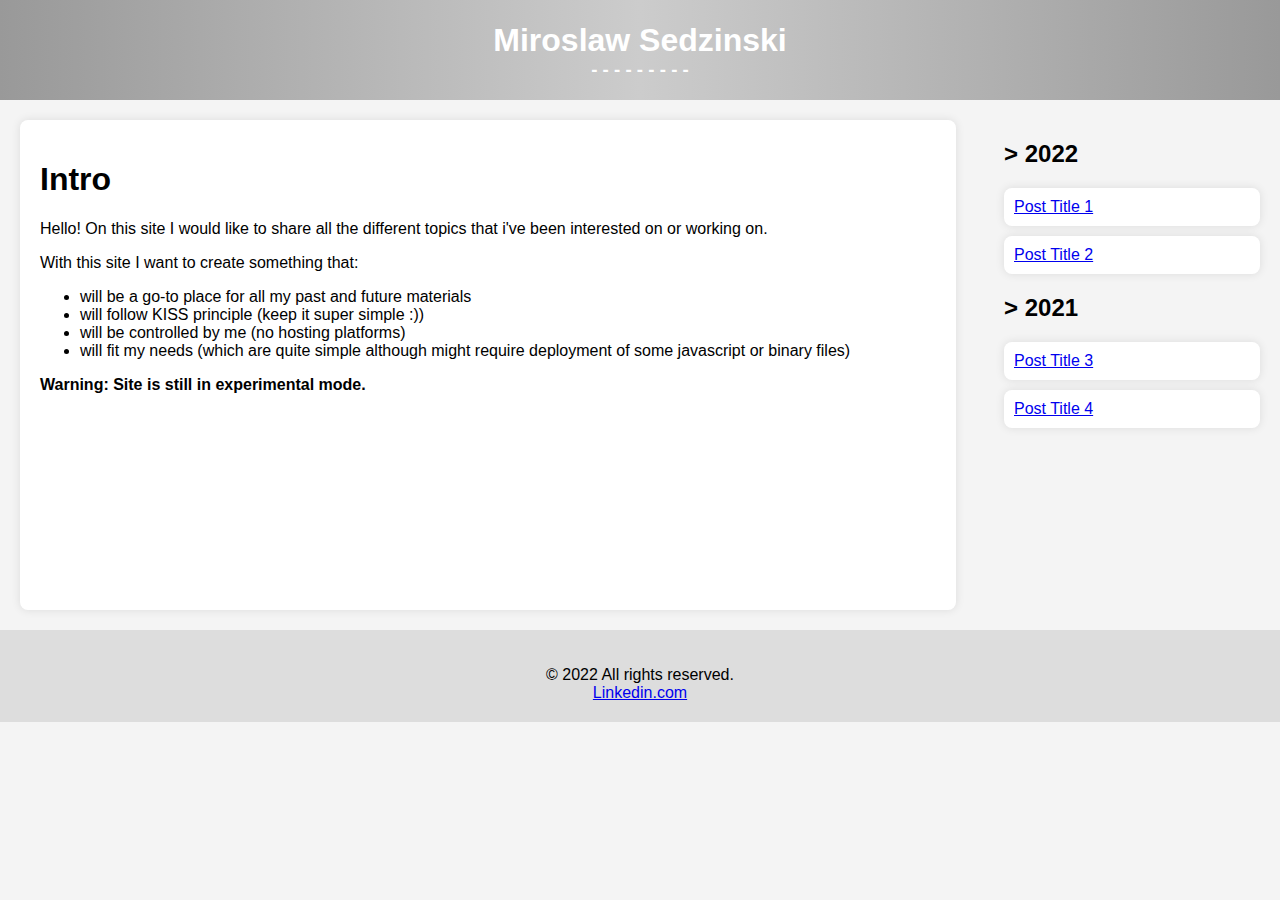
<file: index.html>
<!DOCTYPE html>
<html>
<head>
    <title>My Professional Blog</title>
    <style>
        body {
            font-family: Arial, sans-serif;
            margin: 0;
            padding: 0;
            background-color: #f4f4f4;
        }
        .main {
            display: flex;
            justify-content: space-between;
        }
        .resume {
            width: 70%;
            height: 50vh;
            padding: 20px;
            background: #fff;
            border-radius: 8px;
            box-shadow: 0px 0px 10px 0px rgba(0,0,0,0.1);
            margin: 20px;
        }
        .post-list {
            width: 20%;
            margin: 20px;
        }
        .post-list ul {
            list-style-type: none;
            padding: 0;
        }
        .post-list li {
            padding: 10px;
            background: #fff;
            border-radius: 8px;
            box-shadow: 0px 0px 10px 0px rgba(0,0,0,0.1);
            margin-bottom: 10px;
        }
    </style>
</head>
<body>
    <div style="background: linear-gradient(to right, #999, #ccc, #999); height: 100px; width: 100%; display: flex; justify-content: center; align-items: center; flex-direction: column;">
        <h1 style="color: white;margin-bottom: 0;">Miroslaw Sedzinski</h1>
        <h3 style="color: white;margin-top: 0;">- - - - - - - - -</h3>
    </div>
    <div class="main">
        <div class="resume">
            <h1>Intro</h1>
            <p>Hello! On this site I would like to share all the different topics that i've been interested on or working on.</p>
            <p>With this site I want to create something that:
                <ul>
                    <li>will be a go-to place for all my past and future materials</li>
                    <li>will follow KISS principle (keep it super simple :))</li>
                    <li>will be controlled by me (no hosting platforms)</li>
                    <li>will fit my needs (which are quite simple although might require deployment of some javascript or binary files)</li>
                </ul>
            </p>
            <p><b>Warning: Site is still in experimental mode.</b></p>
        </div>
        <div class="post-list">
            <h2 class="year">> 2022</h2>
            <ul id="posts-2022">
                <li><a href="posts/1/index.html">Post Title 1</a></li>
                <li><a href="#post2">Post Title 2</a></li>
            </ul>
            <h2 class="year">> 2021</h2>
            <ul id="posts-2021">
                <li><a href="#post3">Post Title 3</a></li>
                <li><a href="#post4">Post Title 4</a></li>
            </ul>
        </div>
        
    </div>
    <footer style="text-align: center; padding: 20px; background-color: #ddd;">
        <p style="margin-bottom: 0;">© 2022 All rights reserved. </p>
        <a href="https://www.linkedin.com/in/miroslaw-sedzinski-3077043/">Linkedin.com</a>
    </footer>    
    <script>
        document.querySelectorAll('.year').forEach(function(year) {
            year.addEventListener('click', function() {
                var posts = document.getElementById('posts-' + this.textContent.trim().substring(2));
                posts.style.display = posts.style.display === 'none' ? 'block' : 'none';
                this.textContent = posts.style.display === 'none' ? 'v ' + this.textContent.trim().substring(2) : '> ' + this.textContent.trim().substring(2);
            });
        });
    </script>
</body>
</html>
</file>
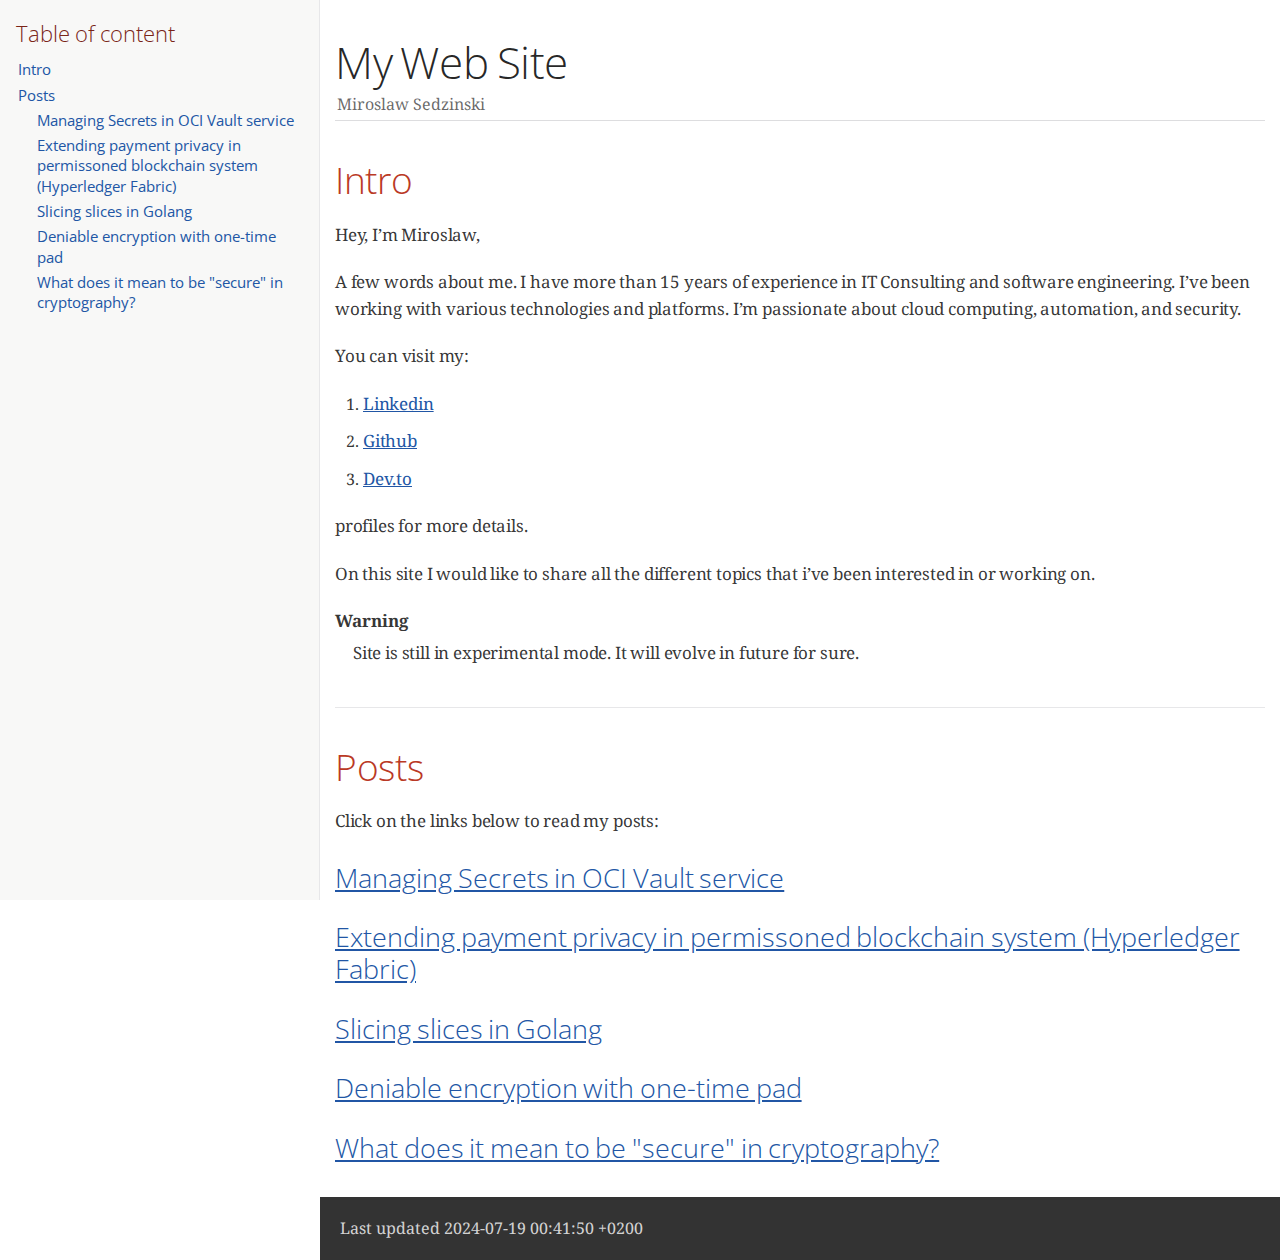
<file: docs/index.html>
<!DOCTYPE html>
<html lang="en">
<head>
<meta charset="UTF-8">
<meta http-equiv="X-UA-Compatible" content="IE=edge">
<meta name="viewport" content="width=device-width, initial-scale=1.0">
<meta name="generator" content="Asciidoctor 2.0.20">
<meta name="author" content="Miroslaw Sedzinski">
<title>My Web Site</title>
<link rel="stylesheet" href="https://fonts.googleapis.com/css?family=Open+Sans:300,300italic,400,400italic,600,600italic%7CNoto+Serif:400,400italic,700,700italic%7CDroid+Sans+Mono:400,700">
<style>
/*! Asciidoctor default stylesheet | MIT License | https://asciidoctor.org */
/* Uncomment the following line when using as a custom stylesheet */
/* @import "https://fonts.googleapis.com/css?family=Open+Sans:300,300italic,400,400italic,600,600italic%7CNoto+Serif:400,400italic,700,700italic%7CDroid+Sans+Mono:400,700"; */
html{font-family:sans-serif;-webkit-text-size-adjust:100%}
a{background:none}
a:focus{outline:thin dotted}
a:active,a:hover{outline:0}
h1{font-size:2em;margin:.67em 0}
b,strong{font-weight:bold}
abbr{font-size:.9em}
abbr[title]{cursor:help;border-bottom:1px dotted #dddddf;text-decoration:none}
dfn{font-style:italic}
hr{height:0}
mark{background:#ff0;color:#000}
code,kbd,pre,samp{font-family:monospace;font-size:1em}
pre{white-space:pre-wrap}
q{quotes:"\201C" "\201D" "\2018" "\2019"}
small{font-size:80%}
sub,sup{font-size:75%;line-height:0;position:relative;vertical-align:baseline}
sup{top:-.5em}
sub{bottom:-.25em}
img{border:0}
svg:not(:root){overflow:hidden}
figure{margin:0}
audio,video{display:inline-block}
audio:not([controls]){display:none;height:0}
fieldset{border:1px solid silver;margin:0 2px;padding:.35em .625em .75em}
legend{border:0;padding:0}
button,input,select,textarea{font-family:inherit;font-size:100%;margin:0}
button,input{line-height:normal}
button,select{text-transform:none}
button,html input[type=button],input[type=reset],input[type=submit]{-webkit-appearance:button;cursor:pointer}
button[disabled],html input[disabled]{cursor:default}
input[type=checkbox],input[type=radio]{padding:0}
button::-moz-focus-inner,input::-moz-focus-inner{border:0;padding:0}
textarea{overflow:auto;vertical-align:top}
table{border-collapse:collapse;border-spacing:0}
*,::before,::after{box-sizing:border-box}
html,body{font-size:100%}
body{background:#fff;color:rgba(0,0,0,.8);padding:0;margin:0;font-family:"Noto Serif","DejaVu Serif",serif;line-height:1;position:relative;cursor:auto;-moz-tab-size:4;-o-tab-size:4;tab-size:4;word-wrap:anywhere;-moz-osx-font-smoothing:grayscale;-webkit-font-smoothing:antialiased}
a:hover{cursor:pointer}
img,object,embed{max-width:100%;height:auto}
object,embed{height:100%}
img{-ms-interpolation-mode:bicubic}
.left{float:left!important}
.right{float:right!important}
.text-left{text-align:left!important}
.text-right{text-align:right!important}
.text-center{text-align:center!important}
.text-justify{text-align:justify!important}
.hide{display:none}
img,object,svg{display:inline-block;vertical-align:middle}
textarea{height:auto;min-height:50px}
select{width:100%}
.subheader,.admonitionblock td.content>.title,.audioblock>.title,.exampleblock>.title,.imageblock>.title,.listingblock>.title,.literalblock>.title,.stemblock>.title,.openblock>.title,.paragraph>.title,.quoteblock>.title,table.tableblock>.title,.verseblock>.title,.videoblock>.title,.dlist>.title,.olist>.title,.ulist>.title,.qlist>.title,.hdlist>.title{line-height:1.45;color:#7a2518;font-weight:400;margin-top:0;margin-bottom:.25em}
div,dl,dt,dd,ul,ol,li,h1,h2,h3,#toctitle,.sidebarblock>.content>.title,h4,h5,h6,pre,form,p,blockquote,th,td{margin:0;padding:0}
a{color:#2156a5;text-decoration:underline;line-height:inherit}
a:hover,a:focus{color:#1d4b8f}
a img{border:0}
p{line-height:1.6;margin-bottom:1.25em;text-rendering:optimizeLegibility}
p aside{font-size:.875em;line-height:1.35;font-style:italic}
h1,h2,h3,#toctitle,.sidebarblock>.content>.title,h4,h5,h6{font-family:"Open Sans","DejaVu Sans",sans-serif;font-weight:300;font-style:normal;color:#ba3925;text-rendering:optimizeLegibility;margin-top:1em;margin-bottom:.5em;line-height:1.0125em}
h1 small,h2 small,h3 small,#toctitle small,.sidebarblock>.content>.title small,h4 small,h5 small,h6 small{font-size:60%;color:#e99b8f;line-height:0}
h1{font-size:2.125em}
h2{font-size:1.6875em}
h3,#toctitle,.sidebarblock>.content>.title{font-size:1.375em}
h4,h5{font-size:1.125em}
h6{font-size:1em}
hr{border:solid #dddddf;border-width:1px 0 0;clear:both;margin:1.25em 0 1.1875em}
em,i{font-style:italic;line-height:inherit}
strong,b{font-weight:bold;line-height:inherit}
small{font-size:60%;line-height:inherit}
code{font-family:"Droid Sans Mono","DejaVu Sans Mono",monospace;font-weight:400;color:rgba(0,0,0,.9)}
ul,ol,dl{line-height:1.6;margin-bottom:1.25em;list-style-position:outside;font-family:inherit}
ul,ol{margin-left:1.5em}
ul li ul,ul li ol{margin-left:1.25em;margin-bottom:0}
ul.circle{list-style-type:circle}
ul.disc{list-style-type:disc}
ul.square{list-style-type:square}
ul.circle ul:not([class]),ul.disc ul:not([class]),ul.square ul:not([class]){list-style:inherit}
ol li ul,ol li ol{margin-left:1.25em;margin-bottom:0}
dl dt{margin-bottom:.3125em;font-weight:bold}
dl dd{margin-bottom:1.25em}
blockquote{margin:0 0 1.25em;padding:.5625em 1.25em 0 1.1875em;border-left:1px solid #ddd}
blockquote,blockquote p{line-height:1.6;color:rgba(0,0,0,.85)}
@media screen and (min-width:768px){h1,h2,h3,#toctitle,.sidebarblock>.content>.title,h4,h5,h6{line-height:1.2}
h1{font-size:2.75em}
h2{font-size:2.3125em}
h3,#toctitle,.sidebarblock>.content>.title{font-size:1.6875em}
h4{font-size:1.4375em}}
table{background:#fff;margin-bottom:1.25em;border:1px solid #dedede;word-wrap:normal}
table thead,table tfoot{background:#f7f8f7}
table thead tr th,table thead tr td,table tfoot tr th,table tfoot tr td{padding:.5em .625em .625em;font-size:inherit;color:rgba(0,0,0,.8);text-align:left}
table tr th,table tr td{padding:.5625em .625em;font-size:inherit;color:rgba(0,0,0,.8)}
table tr.even,table tr.alt{background:#f8f8f7}
table thead tr th,table tfoot tr th,table tbody tr td,table tr td,table tfoot tr td{line-height:1.6}
h1,h2,h3,#toctitle,.sidebarblock>.content>.title,h4,h5,h6{line-height:1.2;word-spacing:-.05em}
h1 strong,h2 strong,h3 strong,#toctitle strong,.sidebarblock>.content>.title strong,h4 strong,h5 strong,h6 strong{font-weight:400}
.center{margin-left:auto;margin-right:auto}
.stretch{width:100%}
.clearfix::before,.clearfix::after,.float-group::before,.float-group::after{content:" ";display:table}
.clearfix::after,.float-group::after{clear:both}
:not(pre).nobreak{word-wrap:normal}
:not(pre).nowrap{white-space:nowrap}
:not(pre).pre-wrap{white-space:pre-wrap}
:not(pre):not([class^=L])>code{font-size:.9375em;font-style:normal!important;letter-spacing:0;padding:.1em .5ex;word-spacing:-.15em;background:#f7f7f8;border-radius:4px;line-height:1.45;text-rendering:optimizeSpeed}
pre{color:rgba(0,0,0,.9);font-family:"Droid Sans Mono","DejaVu Sans Mono",monospace;line-height:1.45;text-rendering:optimizeSpeed}
pre code,pre pre{color:inherit;font-size:inherit;line-height:inherit}
pre>code{display:block}
pre.nowrap,pre.nowrap pre{white-space:pre;word-wrap:normal}
em em{font-style:normal}
strong strong{font-weight:400}
.keyseq{color:rgba(51,51,51,.8)}
kbd{font-family:"Droid Sans Mono","DejaVu Sans Mono",monospace;display:inline-block;color:rgba(0,0,0,.8);font-size:.65em;line-height:1.45;background:#f7f7f7;border:1px solid #ccc;border-radius:3px;box-shadow:0 1px 0 rgba(0,0,0,.2),inset 0 0 0 .1em #fff;margin:0 .15em;padding:.2em .5em;vertical-align:middle;position:relative;top:-.1em;white-space:nowrap}
.keyseq kbd:first-child{margin-left:0}
.keyseq kbd:last-child{margin-right:0}
.menuseq,.menuref{color:#000}
.menuseq b:not(.caret),.menuref{font-weight:inherit}
.menuseq{word-spacing:-.02em}
.menuseq b.caret{font-size:1.25em;line-height:.8}
.menuseq i.caret{font-weight:bold;text-align:center;width:.45em}
b.button::before,b.button::after{position:relative;top:-1px;font-weight:400}
b.button::before{content:"[";padding:0 3px 0 2px}
b.button::after{content:"]";padding:0 2px 0 3px}
p a>code:hover{color:rgba(0,0,0,.9)}
#header,#content,#footnotes,#footer{width:100%;margin:0 auto;max-width:62.5em;*zoom:1;position:relative;padding-left:.9375em;padding-right:.9375em}
#header::before,#header::after,#content::before,#content::after,#footnotes::before,#footnotes::after,#footer::before,#footer::after{content:" ";display:table}
#header::after,#content::after,#footnotes::after,#footer::after{clear:both}
#content{margin-top:1.25em}
#content::before{content:none}
#header>h1:first-child{color:rgba(0,0,0,.85);margin-top:2.25rem;margin-bottom:0}
#header>h1:first-child+#toc{margin-top:8px;border-top:1px solid #dddddf}
#header>h1:only-child,body.toc2 #header>h1:nth-last-child(2){border-bottom:1px solid #dddddf;padding-bottom:8px}
#header .details{border-bottom:1px solid #dddddf;line-height:1.45;padding-top:.25em;padding-bottom:.25em;padding-left:.25em;color:rgba(0,0,0,.6);display:flex;flex-flow:row wrap}
#header .details span:first-child{margin-left:-.125em}
#header .details span.email a{color:rgba(0,0,0,.85)}
#header .details br{display:none}
#header .details br+span::before{content:"\00a0\2013\00a0"}
#header .details br+span.author::before{content:"\00a0\22c5\00a0";color:rgba(0,0,0,.85)}
#header .details br+span#revremark::before{content:"\00a0|\00a0"}
#header #revnumber{text-transform:capitalize}
#header #revnumber::after{content:"\00a0"}
#content>h1:first-child:not([class]){color:rgba(0,0,0,.85);border-bottom:1px solid #dddddf;padding-bottom:8px;margin-top:0;padding-top:1rem;margin-bottom:1.25rem}
#toc{border-bottom:1px solid #e7e7e9;padding-bottom:.5em}
#toc>ul{margin-left:.125em}
#toc ul.sectlevel0>li>a{font-style:italic}
#toc ul.sectlevel0 ul.sectlevel1{margin:.5em 0}
#toc ul{font-family:"Open Sans","DejaVu Sans",sans-serif;list-style-type:none}
#toc li{line-height:1.3334;margin-top:.3334em}
#toc a{text-decoration:none}
#toc a:active{text-decoration:underline}
#toctitle{color:#7a2518;font-size:1.2em}
@media screen and (min-width:768px){#toctitle{font-size:1.375em}
body.toc2{padding-left:15em;padding-right:0}
#toc.toc2{margin-top:0!important;background:#f8f8f7;position:fixed;width:15em;left:0;top:0;border-right:1px solid #e7e7e9;border-top-width:0!important;border-bottom-width:0!important;z-index:1000;padding:1.25em 1em;height:100%;overflow:auto}
#toc.toc2 #toctitle{margin-top:0;margin-bottom:.8rem;font-size:1.2em}
#toc.toc2>ul{font-size:.9em;margin-bottom:0}
#toc.toc2 ul ul{margin-left:0;padding-left:1em}
#toc.toc2 ul.sectlevel0 ul.sectlevel1{padding-left:0;margin-top:.5em;margin-bottom:.5em}
body.toc2.toc-right{padding-left:0;padding-right:15em}
body.toc2.toc-right #toc.toc2{border-right-width:0;border-left:1px solid #e7e7e9;left:auto;right:0}}
@media screen and (min-width:1280px){body.toc2{padding-left:20em;padding-right:0}
#toc.toc2{width:20em}
#toc.toc2 #toctitle{font-size:1.375em}
#toc.toc2>ul{font-size:.95em}
#toc.toc2 ul ul{padding-left:1.25em}
body.toc2.toc-right{padding-left:0;padding-right:20em}}
#content #toc{border:1px solid #e0e0dc;margin-bottom:1.25em;padding:1.25em;background:#f8f8f7;border-radius:4px}
#content #toc>:first-child{margin-top:0}
#content #toc>:last-child{margin-bottom:0}
#footer{max-width:none;background:rgba(0,0,0,.8);padding:1.25em}
#footer-text{color:hsla(0,0%,100%,.8);line-height:1.44}
#content{margin-bottom:.625em}
.sect1{padding-bottom:.625em}
@media screen and (min-width:768px){#content{margin-bottom:1.25em}
.sect1{padding-bottom:1.25em}}
.sect1:last-child{padding-bottom:0}
.sect1+.sect1{border-top:1px solid #e7e7e9}
#content h1>a.anchor,h2>a.anchor,h3>a.anchor,#toctitle>a.anchor,.sidebarblock>.content>.title>a.anchor,h4>a.anchor,h5>a.anchor,h6>a.anchor{position:absolute;z-index:1001;width:1.5ex;margin-left:-1.5ex;display:block;text-decoration:none!important;visibility:hidden;text-align:center;font-weight:400}
#content h1>a.anchor::before,h2>a.anchor::before,h3>a.anchor::before,#toctitle>a.anchor::before,.sidebarblock>.content>.title>a.anchor::before,h4>a.anchor::before,h5>a.anchor::before,h6>a.anchor::before{content:"\00A7";font-size:.85em;display:block;padding-top:.1em}
#content h1:hover>a.anchor,#content h1>a.anchor:hover,h2:hover>a.anchor,h2>a.anchor:hover,h3:hover>a.anchor,#toctitle:hover>a.anchor,.sidebarblock>.content>.title:hover>a.anchor,h3>a.anchor:hover,#toctitle>a.anchor:hover,.sidebarblock>.content>.title>a.anchor:hover,h4:hover>a.anchor,h4>a.anchor:hover,h5:hover>a.anchor,h5>a.anchor:hover,h6:hover>a.anchor,h6>a.anchor:hover{visibility:visible}
#content h1>a.link,h2>a.link,h3>a.link,#toctitle>a.link,.sidebarblock>.content>.title>a.link,h4>a.link,h5>a.link,h6>a.link{color:#ba3925;text-decoration:none}
#content h1>a.link:hover,h2>a.link:hover,h3>a.link:hover,#toctitle>a.link:hover,.sidebarblock>.content>.title>a.link:hover,h4>a.link:hover,h5>a.link:hover,h6>a.link:hover{color:#a53221}
details,.audioblock,.imageblock,.literalblock,.listingblock,.stemblock,.videoblock{margin-bottom:1.25em}
details{margin-left:1.25rem}
details>summary{cursor:pointer;display:block;position:relative;line-height:1.6;margin-bottom:.625rem;outline:none;-webkit-tap-highlight-color:transparent}
details>summary::-webkit-details-marker{display:none}
details>summary::before{content:"";border:solid transparent;border-left:solid;border-width:.3em 0 .3em .5em;position:absolute;top:.5em;left:-1.25rem;transform:translateX(15%)}
details[open]>summary::before{border:solid transparent;border-top:solid;border-width:.5em .3em 0;transform:translateY(15%)}
details>summary::after{content:"";width:1.25rem;height:1em;position:absolute;top:.3em;left:-1.25rem}
.admonitionblock td.content>.title,.audioblock>.title,.exampleblock>.title,.imageblock>.title,.listingblock>.title,.literalblock>.title,.stemblock>.title,.openblock>.title,.paragraph>.title,.quoteblock>.title,table.tableblock>.title,.verseblock>.title,.videoblock>.title,.dlist>.title,.olist>.title,.ulist>.title,.qlist>.title,.hdlist>.title{text-rendering:optimizeLegibility;text-align:left;font-family:"Noto Serif","DejaVu Serif",serif;font-size:1rem;font-style:italic}
table.tableblock.fit-content>caption.title{white-space:nowrap;width:0}
.paragraph.lead>p,#preamble>.sectionbody>[class=paragraph]:first-of-type p{font-size:1.21875em;line-height:1.6;color:rgba(0,0,0,.85)}
.admonitionblock>table{border-collapse:separate;border:0;background:none;width:100%}
.admonitionblock>table td.icon{text-align:center;width:80px}
.admonitionblock>table td.icon img{max-width:none}
.admonitionblock>table td.icon .title{font-weight:bold;font-family:"Open Sans","DejaVu Sans",sans-serif;text-transform:uppercase}
.admonitionblock>table td.content{padding-left:1.125em;padding-right:1.25em;border-left:1px solid #dddddf;color:rgba(0,0,0,.6);word-wrap:anywhere}
.admonitionblock>table td.content>:last-child>:last-child{margin-bottom:0}
.exampleblock>.content{border:1px solid #e6e6e6;margin-bottom:1.25em;padding:1.25em;background:#fff;border-radius:4px}
.sidebarblock{border:1px solid #dbdbd6;margin-bottom:1.25em;padding:1.25em;background:#f3f3f2;border-radius:4px}
.sidebarblock>.content>.title{color:#7a2518;margin-top:0;text-align:center}
.exampleblock>.content>:first-child,.sidebarblock>.content>:first-child{margin-top:0}
.exampleblock>.content>:last-child,.exampleblock>.content>:last-child>:last-child,.exampleblock>.content .olist>ol>li:last-child>:last-child,.exampleblock>.content .ulist>ul>li:last-child>:last-child,.exampleblock>.content .qlist>ol>li:last-child>:last-child,.sidebarblock>.content>:last-child,.sidebarblock>.content>:last-child>:last-child,.sidebarblock>.content .olist>ol>li:last-child>:last-child,.sidebarblock>.content .ulist>ul>li:last-child>:last-child,.sidebarblock>.content .qlist>ol>li:last-child>:last-child{margin-bottom:0}
.literalblock pre,.listingblock>.content>pre{border-radius:4px;overflow-x:auto;padding:1em;font-size:.8125em}
@media screen and (min-width:768px){.literalblock pre,.listingblock>.content>pre{font-size:.90625em}}
@media screen and (min-width:1280px){.literalblock pre,.listingblock>.content>pre{font-size:1em}}
.literalblock pre,.listingblock>.content>pre:not(.highlight),.listingblock>.content>pre[class=highlight],.listingblock>.content>pre[class^="highlight "]{background:#f7f7f8}
.literalblock.output pre{color:#f7f7f8;background:rgba(0,0,0,.9)}
.listingblock>.content{position:relative}
.listingblock code[data-lang]::before{display:none;content:attr(data-lang);position:absolute;font-size:.75em;top:.425rem;right:.5rem;line-height:1;text-transform:uppercase;color:inherit;opacity:.5}
.listingblock:hover code[data-lang]::before{display:block}
.listingblock.terminal pre .command::before{content:attr(data-prompt);padding-right:.5em;color:inherit;opacity:.5}
.listingblock.terminal pre .command:not([data-prompt])::before{content:"$"}
.listingblock pre.highlightjs{padding:0}
.listingblock pre.highlightjs>code{padding:1em;border-radius:4px}
.listingblock pre.prettyprint{border-width:0}
.prettyprint{background:#f7f7f8}
pre.prettyprint .linenums{line-height:1.45;margin-left:2em}
pre.prettyprint li{background:none;list-style-type:inherit;padding-left:0}
pre.prettyprint li code[data-lang]::before{opacity:1}
pre.prettyprint li:not(:first-child) code[data-lang]::before{display:none}
table.linenotable{border-collapse:separate;border:0;margin-bottom:0;background:none}
table.linenotable td[class]{color:inherit;vertical-align:top;padding:0;line-height:inherit;white-space:normal}
table.linenotable td.code{padding-left:.75em}
table.linenotable td.linenos,pre.pygments .linenos{border-right:1px solid;opacity:.35;padding-right:.5em;-webkit-user-select:none;-moz-user-select:none;-ms-user-select:none;user-select:none}
pre.pygments span.linenos{display:inline-block;margin-right:.75em}
.quoteblock{margin:0 1em 1.25em 1.5em;display:table}
.quoteblock:not(.excerpt)>.title{margin-left:-1.5em;margin-bottom:.75em}
.quoteblock blockquote,.quoteblock p{color:rgba(0,0,0,.85);font-size:1.15rem;line-height:1.75;word-spacing:.1em;letter-spacing:0;font-style:italic;text-align:justify}
.quoteblock blockquote{margin:0;padding:0;border:0}
.quoteblock blockquote::before{content:"\201c";float:left;font-size:2.75em;font-weight:bold;line-height:.6em;margin-left:-.6em;color:#7a2518;text-shadow:0 1px 2px rgba(0,0,0,.1)}
.quoteblock blockquote>.paragraph:last-child p{margin-bottom:0}
.quoteblock .attribution{margin-top:.75em;margin-right:.5ex;text-align:right}
.verseblock{margin:0 1em 1.25em}
.verseblock pre{font-family:"Open Sans","DejaVu Sans",sans-serif;font-size:1.15rem;color:rgba(0,0,0,.85);font-weight:300;text-rendering:optimizeLegibility}
.verseblock pre strong{font-weight:400}
.verseblock .attribution{margin-top:1.25rem;margin-left:.5ex}
.quoteblock .attribution,.verseblock .attribution{font-size:.9375em;line-height:1.45;font-style:italic}
.quoteblock .attribution br,.verseblock .attribution br{display:none}
.quoteblock .attribution cite,.verseblock .attribution cite{display:block;letter-spacing:-.025em;color:rgba(0,0,0,.6)}
.quoteblock.abstract blockquote::before,.quoteblock.excerpt blockquote::before,.quoteblock .quoteblock blockquote::before{display:none}
.quoteblock.abstract blockquote,.quoteblock.abstract p,.quoteblock.excerpt blockquote,.quoteblock.excerpt p,.quoteblock .quoteblock blockquote,.quoteblock .quoteblock p{line-height:1.6;word-spacing:0}
.quoteblock.abstract{margin:0 1em 1.25em;display:block}
.quoteblock.abstract>.title{margin:0 0 .375em;font-size:1.15em;text-align:center}
.quoteblock.excerpt>blockquote,.quoteblock .quoteblock{padding:0 0 .25em 1em;border-left:.25em solid #dddddf}
.quoteblock.excerpt,.quoteblock .quoteblock{margin-left:0}
.quoteblock.excerpt blockquote,.quoteblock.excerpt p,.quoteblock .quoteblock blockquote,.quoteblock .quoteblock p{color:inherit;font-size:1.0625rem}
.quoteblock.excerpt .attribution,.quoteblock .quoteblock .attribution{color:inherit;font-size:.85rem;text-align:left;margin-right:0}
p.tableblock:last-child{margin-bottom:0}
td.tableblock>.content{margin-bottom:1.25em;word-wrap:anywhere}
td.tableblock>.content>:last-child{margin-bottom:-1.25em}
table.tableblock,th.tableblock,td.tableblock{border:0 solid #dedede}
table.grid-all>*>tr>*{border-width:1px}
table.grid-cols>*>tr>*{border-width:0 1px}
table.grid-rows>*>tr>*{border-width:1px 0}
table.frame-all{border-width:1px}
table.frame-ends{border-width:1px 0}
table.frame-sides{border-width:0 1px}
table.frame-none>colgroup+*>:first-child>*,table.frame-sides>colgroup+*>:first-child>*{border-top-width:0}
table.frame-none>:last-child>:last-child>*,table.frame-sides>:last-child>:last-child>*{border-bottom-width:0}
table.frame-none>*>tr>:first-child,table.frame-ends>*>tr>:first-child{border-left-width:0}
table.frame-none>*>tr>:last-child,table.frame-ends>*>tr>:last-child{border-right-width:0}
table.stripes-all>*>tr,table.stripes-odd>*>tr:nth-of-type(odd),table.stripes-even>*>tr:nth-of-type(even),table.stripes-hover>*>tr:hover{background:#f8f8f7}
th.halign-left,td.halign-left{text-align:left}
th.halign-right,td.halign-right{text-align:right}
th.halign-center,td.halign-center{text-align:center}
th.valign-top,td.valign-top{vertical-align:top}
th.valign-bottom,td.valign-bottom{vertical-align:bottom}
th.valign-middle,td.valign-middle{vertical-align:middle}
table thead th,table tfoot th{font-weight:bold}
tbody tr th{background:#f7f8f7}
tbody tr th,tbody tr th p,tfoot tr th,tfoot tr th p{color:rgba(0,0,0,.8);font-weight:bold}
p.tableblock>code:only-child{background:none;padding:0}
p.tableblock{font-size:1em}
ol{margin-left:1.75em}
ul li ol{margin-left:1.5em}
dl dd{margin-left:1.125em}
dl dd:last-child,dl dd:last-child>:last-child{margin-bottom:0}
li p,ul dd,ol dd,.olist .olist,.ulist .ulist,.ulist .olist,.olist .ulist{margin-bottom:.625em}
ul.checklist,ul.none,ol.none,ul.no-bullet,ol.no-bullet,ol.unnumbered,ul.unstyled,ol.unstyled{list-style-type:none}
ul.no-bullet,ol.no-bullet,ol.unnumbered{margin-left:.625em}
ul.unstyled,ol.unstyled{margin-left:0}
li>p:empty:only-child::before{content:"";display:inline-block}
ul.checklist>li>p:first-child{margin-left:-1em}
ul.checklist>li>p:first-child>.fa-square-o:first-child,ul.checklist>li>p:first-child>.fa-check-square-o:first-child{width:1.25em;font-size:.8em;position:relative;bottom:.125em}
ul.checklist>li>p:first-child>input[type=checkbox]:first-child{margin-right:.25em}
ul.inline{display:flex;flex-flow:row wrap;list-style:none;margin:0 0 .625em -1.25em}
ul.inline>li{margin-left:1.25em}
.unstyled dl dt{font-weight:400;font-style:normal}
ol.arabic{list-style-type:decimal}
ol.decimal{list-style-type:decimal-leading-zero}
ol.loweralpha{list-style-type:lower-alpha}
ol.upperalpha{list-style-type:upper-alpha}
ol.lowerroman{list-style-type:lower-roman}
ol.upperroman{list-style-type:upper-roman}
ol.lowergreek{list-style-type:lower-greek}
.hdlist>table,.colist>table{border:0;background:none}
.hdlist>table>tbody>tr,.colist>table>tbody>tr{background:none}
td.hdlist1,td.hdlist2{vertical-align:top;padding:0 .625em}
td.hdlist1{font-weight:bold;padding-bottom:1.25em}
td.hdlist2{word-wrap:anywhere}
.literalblock+.colist,.listingblock+.colist{margin-top:-.5em}
.colist td:not([class]):first-child{padding:.4em .75em 0;line-height:1;vertical-align:top}
.colist td:not([class]):first-child img{max-width:none}
.colist td:not([class]):last-child{padding:.25em 0}
.thumb,.th{line-height:0;display:inline-block;border:4px solid #fff;box-shadow:0 0 0 1px #ddd}
.imageblock.left{margin:.25em .625em 1.25em 0}
.imageblock.right{margin:.25em 0 1.25em .625em}
.imageblock>.title{margin-bottom:0}
.imageblock.thumb,.imageblock.th{border-width:6px}
.imageblock.thumb>.title,.imageblock.th>.title{padding:0 .125em}
.image.left,.image.right{margin-top:.25em;margin-bottom:.25em;display:inline-block;line-height:0}
.image.left{margin-right:.625em}
.image.right{margin-left:.625em}
a.image{text-decoration:none;display:inline-block}
a.image object{pointer-events:none}
sup.footnote,sup.footnoteref{font-size:.875em;position:static;vertical-align:super}
sup.footnote a,sup.footnoteref a{text-decoration:none}
sup.footnote a:active,sup.footnoteref a:active{text-decoration:underline}
#footnotes{padding-top:.75em;padding-bottom:.75em;margin-bottom:.625em}
#footnotes hr{width:20%;min-width:6.25em;margin:-.25em 0 .75em;border-width:1px 0 0}
#footnotes .footnote{padding:0 .375em 0 .225em;line-height:1.3334;font-size:.875em;margin-left:1.2em;margin-bottom:.2em}
#footnotes .footnote a:first-of-type{font-weight:bold;text-decoration:none;margin-left:-1.05em}
#footnotes .footnote:last-of-type{margin-bottom:0}
#content #footnotes{margin-top:-.625em;margin-bottom:0;padding:.75em 0}
div.unbreakable{page-break-inside:avoid}
.big{font-size:larger}
.small{font-size:smaller}
.underline{text-decoration:underline}
.overline{text-decoration:overline}
.line-through{text-decoration:line-through}
.aqua{color:#00bfbf}
.aqua-background{background:#00fafa}
.black{color:#000}
.black-background{background:#000}
.blue{color:#0000bf}
.blue-background{background:#0000fa}
.fuchsia{color:#bf00bf}
.fuchsia-background{background:#fa00fa}
.gray{color:#606060}
.gray-background{background:#7d7d7d}
.green{color:#006000}
.green-background{background:#007d00}
.lime{color:#00bf00}
.lime-background{background:#00fa00}
.maroon{color:#600000}
.maroon-background{background:#7d0000}
.navy{color:#000060}
.navy-background{background:#00007d}
.olive{color:#606000}
.olive-background{background:#7d7d00}
.purple{color:#600060}
.purple-background{background:#7d007d}
.red{color:#bf0000}
.red-background{background:#fa0000}
.silver{color:#909090}
.silver-background{background:#bcbcbc}
.teal{color:#006060}
.teal-background{background:#007d7d}
.white{color:#bfbfbf}
.white-background{background:#fafafa}
.yellow{color:#bfbf00}
.yellow-background{background:#fafa00}
span.icon>.fa{cursor:default}
a span.icon>.fa{cursor:inherit}
.admonitionblock td.icon [class^="fa icon-"]{font-size:2.5em;text-shadow:1px 1px 2px rgba(0,0,0,.5);cursor:default}
.admonitionblock td.icon .icon-note::before{content:"\f05a";color:#19407c}
.admonitionblock td.icon .icon-tip::before{content:"\f0eb";text-shadow:1px 1px 2px rgba(155,155,0,.8);color:#111}
.admonitionblock td.icon .icon-warning::before{content:"\f071";color:#bf6900}
.admonitionblock td.icon .icon-caution::before{content:"\f06d";color:#bf3400}
.admonitionblock td.icon .icon-important::before{content:"\f06a";color:#bf0000}
.conum[data-value]{display:inline-block;color:#fff!important;background:rgba(0,0,0,.8);border-radius:50%;text-align:center;font-size:.75em;width:1.67em;height:1.67em;line-height:1.67em;font-family:"Open Sans","DejaVu Sans",sans-serif;font-style:normal;font-weight:bold}
.conum[data-value] *{color:#fff!important}
.conum[data-value]+b{display:none}
.conum[data-value]::after{content:attr(data-value)}
pre .conum[data-value]{position:relative;top:-.125em}
b.conum *{color:inherit!important}
.conum:not([data-value]):empty{display:none}
dt,th.tableblock,td.content,div.footnote{text-rendering:optimizeLegibility}
h1,h2,p,td.content,span.alt,summary{letter-spacing:-.01em}
p strong,td.content strong,div.footnote strong{letter-spacing:-.005em}
p,blockquote,dt,td.content,td.hdlist1,span.alt,summary{font-size:1.0625rem}
p{margin-bottom:1.25rem}
.sidebarblock p,.sidebarblock dt,.sidebarblock td.content,p.tableblock{font-size:1em}
.exampleblock>.content{background:#fffef7;border-color:#e0e0dc;box-shadow:0 1px 4px #e0e0dc}
.print-only{display:none!important}
@page{margin:1.25cm .75cm}
@media print{*{box-shadow:none!important;text-shadow:none!important}
html{font-size:80%}
a{color:inherit!important;text-decoration:underline!important}
a.bare,a[href^="#"],a[href^="mailto:"]{text-decoration:none!important}
a[href^="http:"]:not(.bare)::after,a[href^="https:"]:not(.bare)::after{content:"(" attr(href) ")";display:inline-block;font-size:.875em;padding-left:.25em}
abbr[title]{border-bottom:1px dotted}
abbr[title]::after{content:" (" attr(title) ")"}
pre,blockquote,tr,img,object,svg{page-break-inside:avoid}
thead{display:table-header-group}
svg{max-width:100%}
p,blockquote,dt,td.content{font-size:1em;orphans:3;widows:3}
h2,h3,#toctitle,.sidebarblock>.content>.title{page-break-after:avoid}
#header,#content,#footnotes,#footer{max-width:none}
#toc,.sidebarblock,.exampleblock>.content{background:none!important}
#toc{border-bottom:1px solid #dddddf!important;padding-bottom:0!important}
body.book #header{text-align:center}
body.book #header>h1:first-child{border:0!important;margin:2.5em 0 1em}
body.book #header .details{border:0!important;display:block;padding:0!important}
body.book #header .details span:first-child{margin-left:0!important}
body.book #header .details br{display:block}
body.book #header .details br+span::before{content:none!important}
body.book #toc{border:0!important;text-align:left!important;padding:0!important;margin:0!important}
body.book #toc,body.book #preamble,body.book h1.sect0,body.book .sect1>h2{page-break-before:always}
.listingblock code[data-lang]::before{display:block}
#footer{padding:0 .9375em}
.hide-on-print{display:none!important}
.print-only{display:block!important}
.hide-for-print{display:none!important}
.show-for-print{display:inherit!important}}
@media amzn-kf8,print{#header>h1:first-child{margin-top:1.25rem}
.sect1{padding:0!important}
.sect1+.sect1{border:0}
#footer{background:none}
#footer-text{color:rgba(0,0,0,.6);font-size:.9em}}
@media amzn-kf8{#header,#content,#footnotes,#footer{padding:0}}
</style>
</head>
<body class="book toc2 toc-left">
<div id="header">
<h1>My Web Site</h1>
<div class="details">
<span id="author" class="author">Miroslaw Sedzinski</span><br>
</div>
<div id="toc" class="toc2">
<div id="toctitle">Table of content</div>
<ul class="sectlevel1">
<li><a href="#_intro">Intro</a></li>
<li><a href="#_posts">Posts</a>
<ul class="sectlevel2">
<li><a href="#_managing_secrets_in_oci_vault_service">Managing Secrets in OCI Vault service</a></li>
<li><a href="#_extending_payment_privacy_in_permissoned_blockchain_system_hyperledger_fabric">Extending payment privacy in permissoned blockchain system (Hyperledger Fabric)</a></li>
<li><a href="#_slicing_slices_in_golang">Slicing slices in Golang </a></li>
<li><a href="#_deniable_encryption_with_one_time_pad">Deniable encryption with one-time pad</a></li>
<li><a href="#_what_does_it_mean_to_be_secure_in_cryptography">What does it mean to be "secure" in cryptography?</a></li>
</ul>
</li>
</ul>
</div>
</div>
<div id="content">
<div class="sect1">
<h2 id="_intro">Intro</h2>
<div class="sectionbody">
<div class="paragraph">
<p>Hey, I&#8217;m Miroslaw,</p>
</div>
<div class="paragraph">
<p>A few words about me. I have more than 15 years of experience in IT Consulting and software engineering. I&#8217;ve been working with various technologies and platforms. I&#8217;m passionate about cloud computing, automation, and security.</p>
</div>
<div class="paragraph">
<p>You can visit my:</p>
</div>
<div class="olist arabic">
<ol class="arabic">
<li>
<p><a href="https://www.linkedin.com/in/miroslaw-sedzinski-3077043">Linkedin</a></p>
</li>
<li>
<p><a href="https://github.com/msedzins">Github</a></p>
</li>
<li>
<p><a href="https://dev.to/msedzins">Dev.to</a></p>
</li>
</ol>
</div>
<div class="paragraph">
<p>profiles for more details.</p>
</div>
<div class="paragraph">
<p>On this site I would like to share all the different topics that i&#8217;ve been interested in or working on.</p>
</div>
<div class="dlist">
<dl>
<dt class="hdlist1">Warning</dt>
<dd>
<p>Site is still in experimental mode. It will evolve in future for sure.</p>
</dd>
</dl>
</div>
</div>
</div>
<div class="sect1">
<h2 id="_posts">Posts</h2>
<div class="sectionbody">
<div class="paragraph">
<p>Click on the links below to read my posts:</p>
</div>
<div class="sect2">
<h3 id="_managing_secrets_in_oci_vault_service"><a href="posts/1/index.html">Managing Secrets in OCI Vault service</a></h3>

</div>
<div class="sect2">
<h3 id="_extending_payment_privacy_in_permissoned_blockchain_system_hyperledger_fabric"><a href="posts/2/index.html">Extending payment privacy in permissoned blockchain system (Hyperledger Fabric)</a></h3>

</div>
<div class="sect2">
<h3 id="_slicing_slices_in_golang"><a href="posts/3/index.html">Slicing slices in Golang </a></h3>

</div>
<div class="sect2">
<h3 id="_deniable_encryption_with_one_time_pad"><a href="posts/4/index.html">Deniable encryption with one-time pad</a></h3>

</div>
<div class="sect2">
<h3 id="_what_does_it_mean_to_be_secure_in_cryptography"><a href="posts/5/index.html">What does it mean to be "secure" in cryptography?</a></h3>

</div>
</div>
</div>
</div>
<div id="footer">
<div id="footer-text">
Last updated 2024-07-19 00:41:50 +0200
</div>
</div>
</body>
</html>
</file>
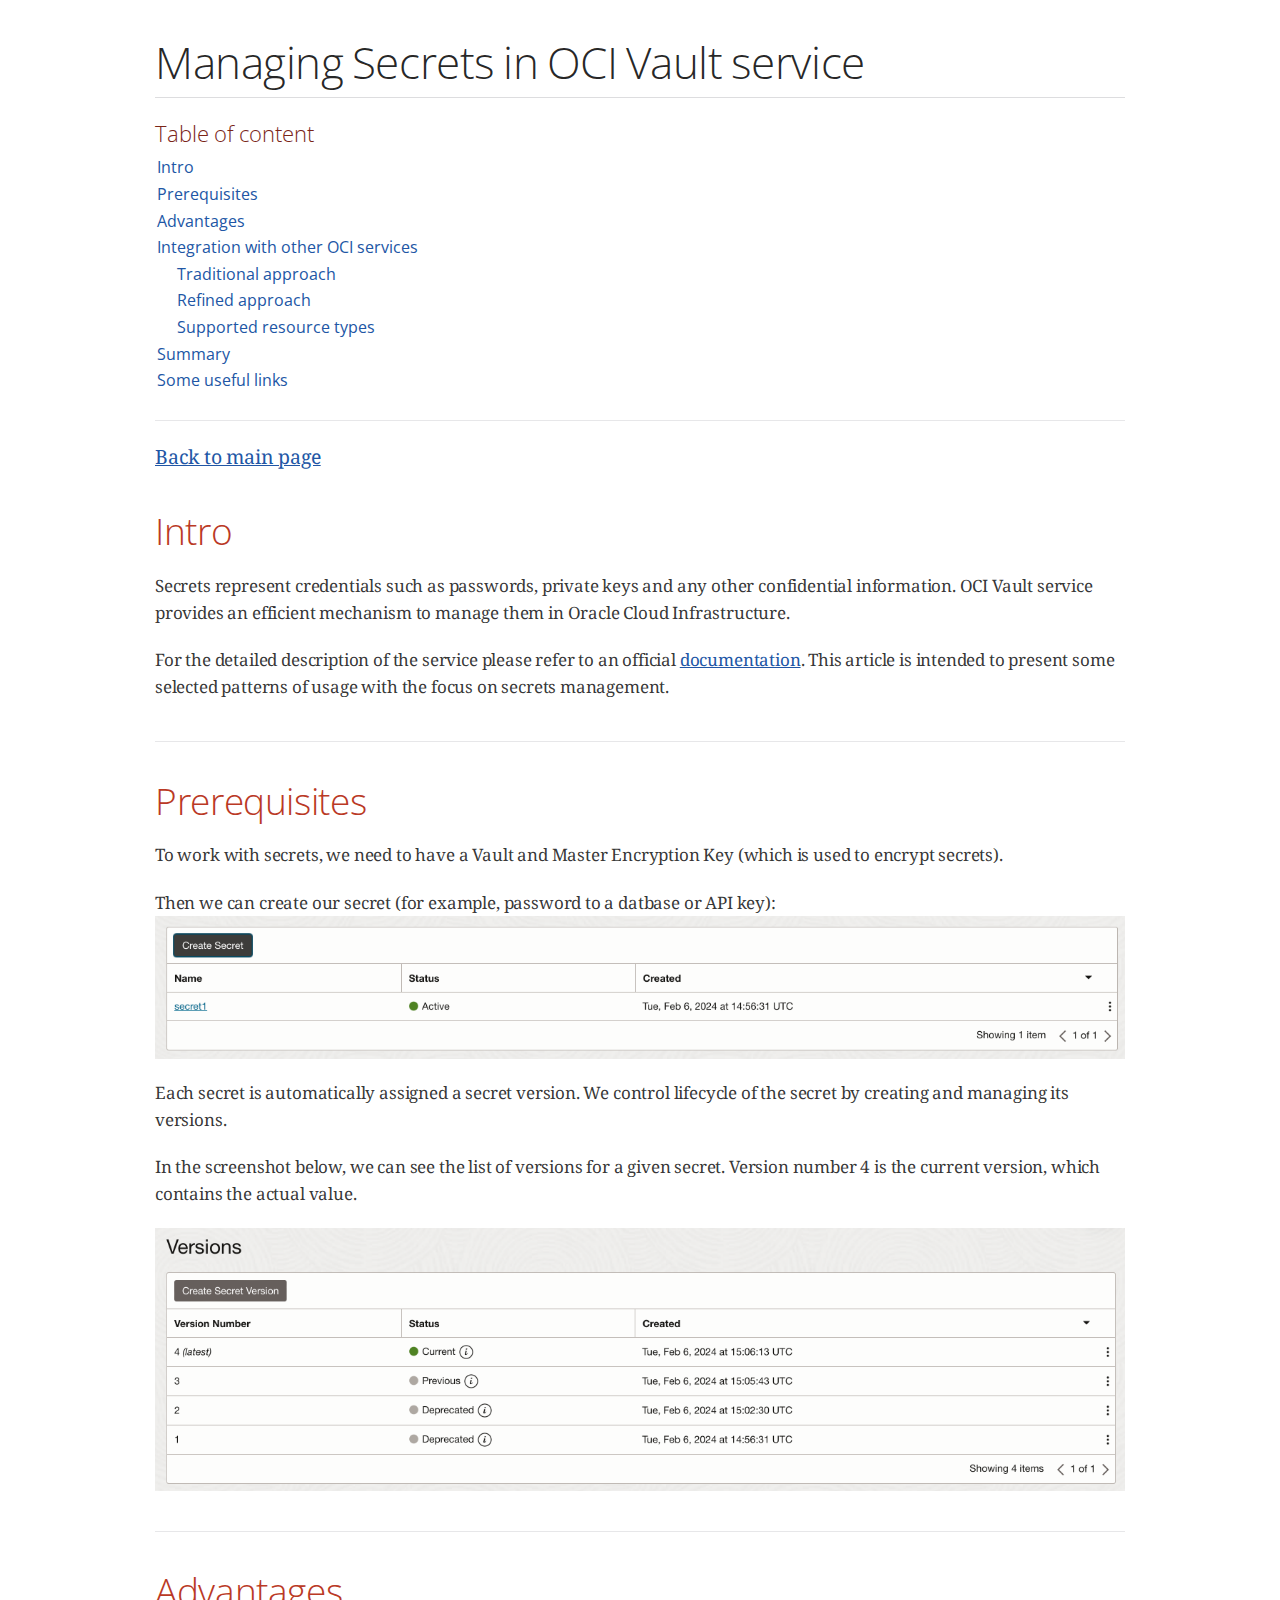
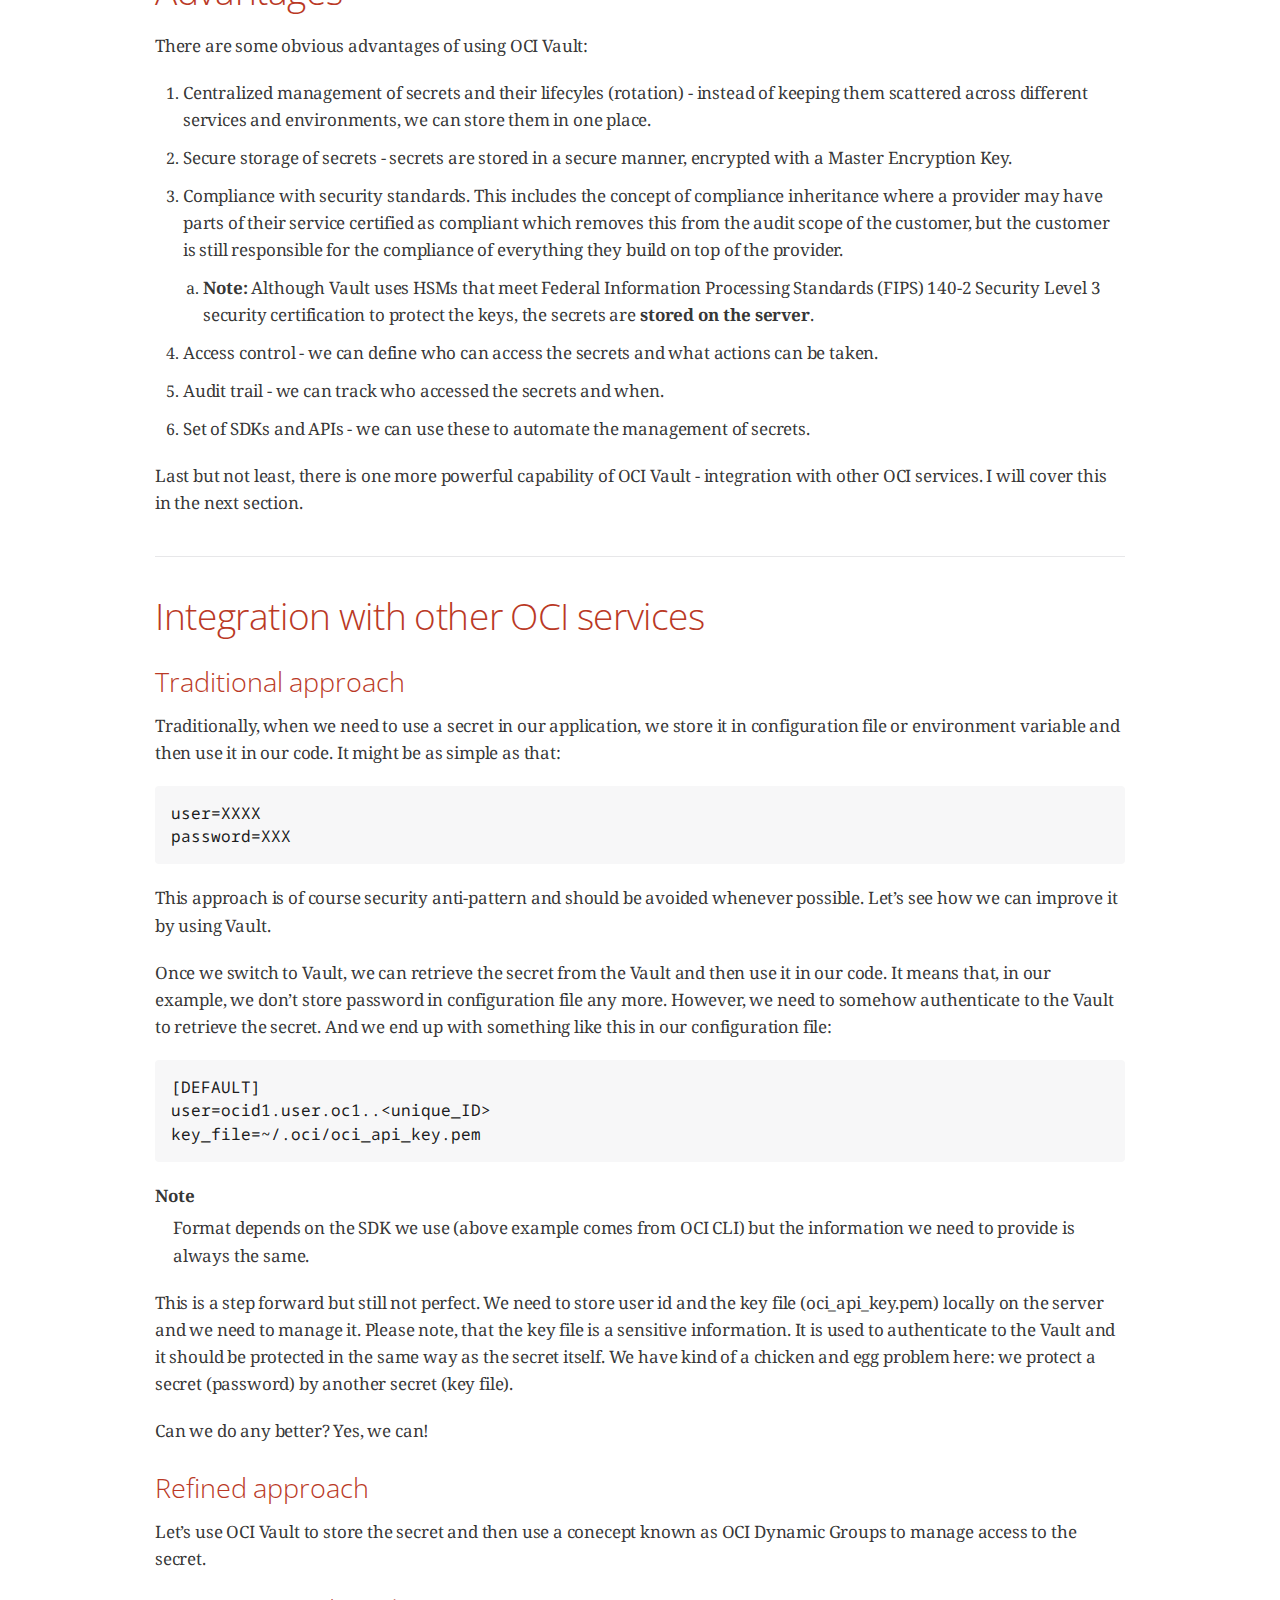
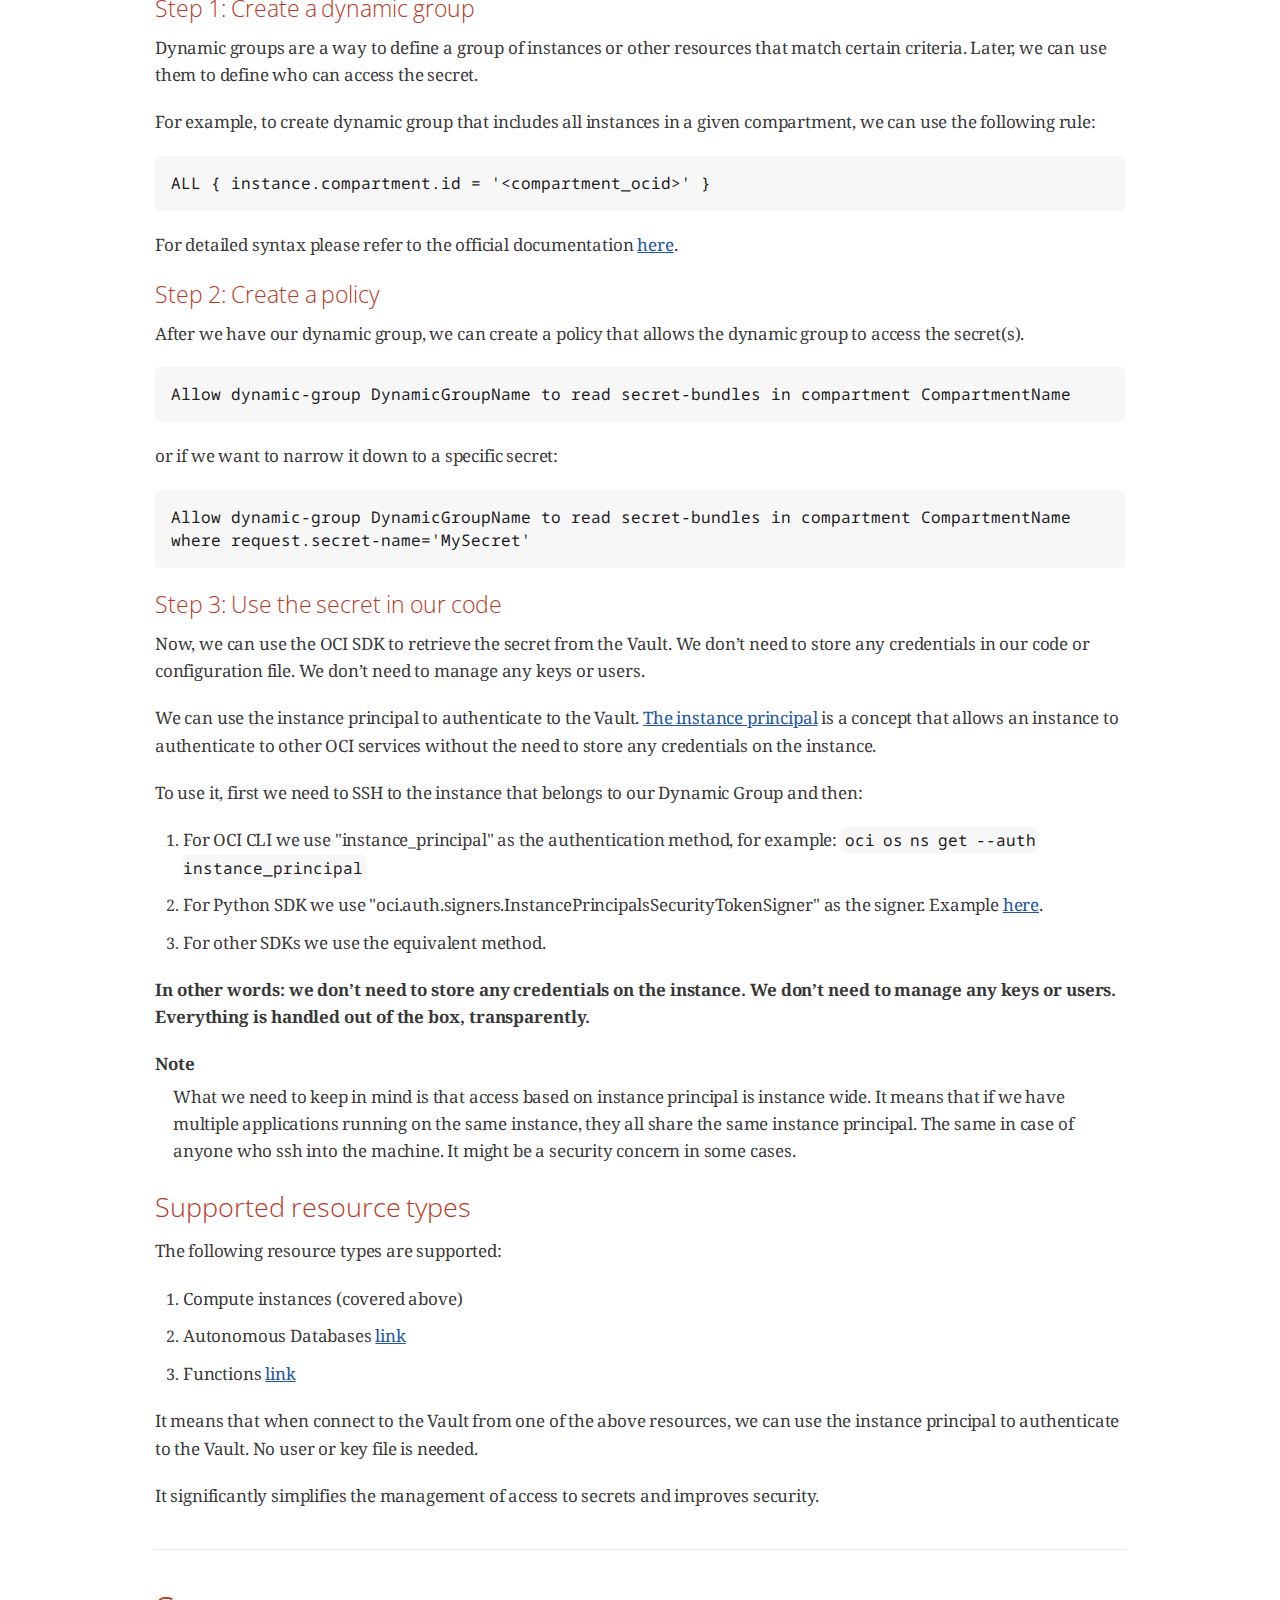
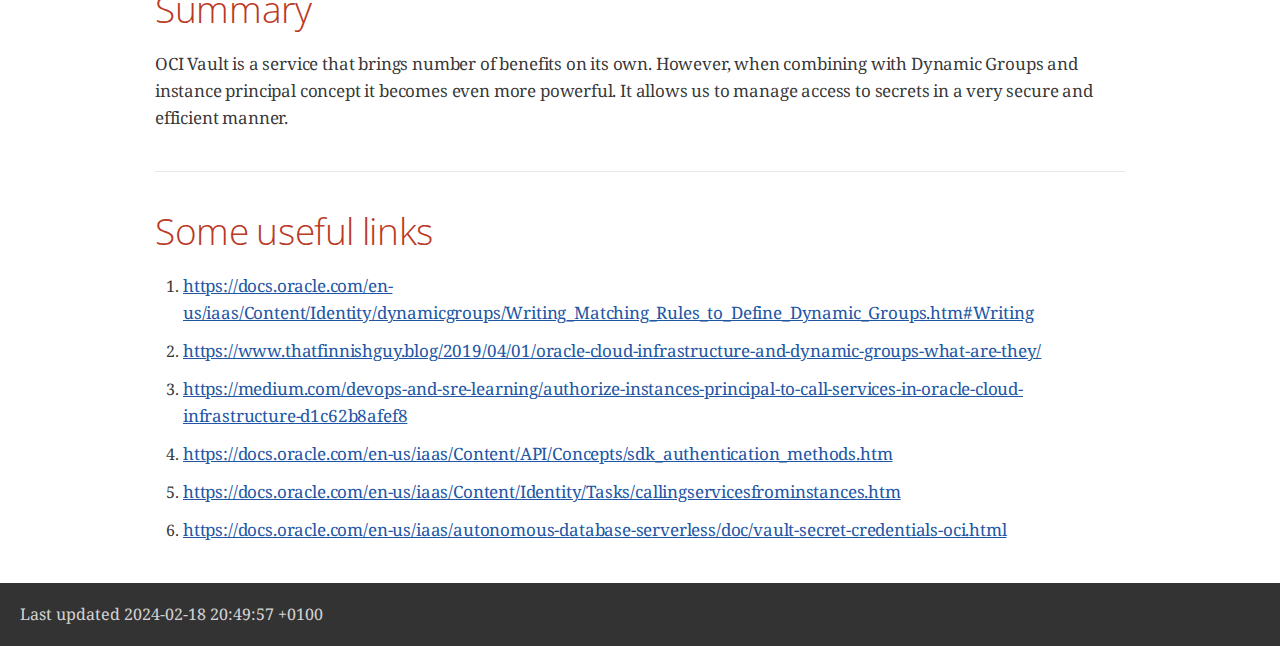
<file: asciidoc/posts/1/index.html>
<!DOCTYPE html>
<html lang="en">
<head>
<meta charset="UTF-8">
<meta http-equiv="X-UA-Compatible" content="IE=edge">
<meta name="viewport" content="width=device-width, initial-scale=1.0">
<meta name="generator" content="Asciidoctor 2.0.20">
<title>Managing Secrets in OCI Vault service</title>
<link rel="stylesheet" href="https://fonts.googleapis.com/css?family=Open+Sans:300,300italic,400,400italic,600,600italic%7CNoto+Serif:400,400italic,700,700italic%7CDroid+Sans+Mono:400,700">
<style>
/*! Asciidoctor default stylesheet | MIT License | https://asciidoctor.org */
/* Uncomment the following line when using as a custom stylesheet */
/* @import "https://fonts.googleapis.com/css?family=Open+Sans:300,300italic,400,400italic,600,600italic%7CNoto+Serif:400,400italic,700,700italic%7CDroid+Sans+Mono:400,700"; */
html{font-family:sans-serif;-webkit-text-size-adjust:100%}
a{background:none}
a:focus{outline:thin dotted}
a:active,a:hover{outline:0}
h1{font-size:2em;margin:.67em 0}
b,strong{font-weight:bold}
abbr{font-size:.9em}
abbr[title]{cursor:help;border-bottom:1px dotted #dddddf;text-decoration:none}
dfn{font-style:italic}
hr{height:0}
mark{background:#ff0;color:#000}
code,kbd,pre,samp{font-family:monospace;font-size:1em}
pre{white-space:pre-wrap}
q{quotes:"\201C" "\201D" "\2018" "\2019"}
small{font-size:80%}
sub,sup{font-size:75%;line-height:0;position:relative;vertical-align:baseline}
sup{top:-.5em}
sub{bottom:-.25em}
img{border:0}
svg:not(:root){overflow:hidden}
figure{margin:0}
audio,video{display:inline-block}
audio:not([controls]){display:none;height:0}
fieldset{border:1px solid silver;margin:0 2px;padding:.35em .625em .75em}
legend{border:0;padding:0}
button,input,select,textarea{font-family:inherit;font-size:100%;margin:0}
button,input{line-height:normal}
button,select{text-transform:none}
button,html input[type=button],input[type=reset],input[type=submit]{-webkit-appearance:button;cursor:pointer}
button[disabled],html input[disabled]{cursor:default}
input[type=checkbox],input[type=radio]{padding:0}
button::-moz-focus-inner,input::-moz-focus-inner{border:0;padding:0}
textarea{overflow:auto;vertical-align:top}
table{border-collapse:collapse;border-spacing:0}
*,::before,::after{box-sizing:border-box}
html,body{font-size:100%}
body{background:#fff;color:rgba(0,0,0,.8);padding:0;margin:0;font-family:"Noto Serif","DejaVu Serif",serif;line-height:1;position:relative;cursor:auto;-moz-tab-size:4;-o-tab-size:4;tab-size:4;word-wrap:anywhere;-moz-osx-font-smoothing:grayscale;-webkit-font-smoothing:antialiased}
a:hover{cursor:pointer}
img,object,embed{max-width:100%;height:auto}
object,embed{height:100%}
img{-ms-interpolation-mode:bicubic}
.left{float:left!important}
.right{float:right!important}
.text-left{text-align:left!important}
.text-right{text-align:right!important}
.text-center{text-align:center!important}
.text-justify{text-align:justify!important}
.hide{display:none}
img,object,svg{display:inline-block;vertical-align:middle}
textarea{height:auto;min-height:50px}
select{width:100%}
.subheader,.admonitionblock td.content>.title,.audioblock>.title,.exampleblock>.title,.imageblock>.title,.listingblock>.title,.literalblock>.title,.stemblock>.title,.openblock>.title,.paragraph>.title,.quoteblock>.title,table.tableblock>.title,.verseblock>.title,.videoblock>.title,.dlist>.title,.olist>.title,.ulist>.title,.qlist>.title,.hdlist>.title{line-height:1.45;color:#7a2518;font-weight:400;margin-top:0;margin-bottom:.25em}
div,dl,dt,dd,ul,ol,li,h1,h2,h3,#toctitle,.sidebarblock>.content>.title,h4,h5,h6,pre,form,p,blockquote,th,td{margin:0;padding:0}
a{color:#2156a5;text-decoration:underline;line-height:inherit}
a:hover,a:focus{color:#1d4b8f}
a img{border:0}
p{line-height:1.6;margin-bottom:1.25em;text-rendering:optimizeLegibility}
p aside{font-size:.875em;line-height:1.35;font-style:italic}
h1,h2,h3,#toctitle,.sidebarblock>.content>.title,h4,h5,h6{font-family:"Open Sans","DejaVu Sans",sans-serif;font-weight:300;font-style:normal;color:#ba3925;text-rendering:optimizeLegibility;margin-top:1em;margin-bottom:.5em;line-height:1.0125em}
h1 small,h2 small,h3 small,#toctitle small,.sidebarblock>.content>.title small,h4 small,h5 small,h6 small{font-size:60%;color:#e99b8f;line-height:0}
h1{font-size:2.125em}
h2{font-size:1.6875em}
h3,#toctitle,.sidebarblock>.content>.title{font-size:1.375em}
h4,h5{font-size:1.125em}
h6{font-size:1em}
hr{border:solid #dddddf;border-width:1px 0 0;clear:both;margin:1.25em 0 1.1875em}
em,i{font-style:italic;line-height:inherit}
strong,b{font-weight:bold;line-height:inherit}
small{font-size:60%;line-height:inherit}
code{font-family:"Droid Sans Mono","DejaVu Sans Mono",monospace;font-weight:400;color:rgba(0,0,0,.9)}
ul,ol,dl{line-height:1.6;margin-bottom:1.25em;list-style-position:outside;font-family:inherit}
ul,ol{margin-left:1.5em}
ul li ul,ul li ol{margin-left:1.25em;margin-bottom:0}
ul.circle{list-style-type:circle}
ul.disc{list-style-type:disc}
ul.square{list-style-type:square}
ul.circle ul:not([class]),ul.disc ul:not([class]),ul.square ul:not([class]){list-style:inherit}
ol li ul,ol li ol{margin-left:1.25em;margin-bottom:0}
dl dt{margin-bottom:.3125em;font-weight:bold}
dl dd{margin-bottom:1.25em}
blockquote{margin:0 0 1.25em;padding:.5625em 1.25em 0 1.1875em;border-left:1px solid #ddd}
blockquote,blockquote p{line-height:1.6;color:rgba(0,0,0,.85)}
@media screen and (min-width:768px){h1,h2,h3,#toctitle,.sidebarblock>.content>.title,h4,h5,h6{line-height:1.2}
h1{font-size:2.75em}
h2{font-size:2.3125em}
h3,#toctitle,.sidebarblock>.content>.title{font-size:1.6875em}
h4{font-size:1.4375em}}
table{background:#fff;margin-bottom:1.25em;border:1px solid #dedede;word-wrap:normal}
table thead,table tfoot{background:#f7f8f7}
table thead tr th,table thead tr td,table tfoot tr th,table tfoot tr td{padding:.5em .625em .625em;font-size:inherit;color:rgba(0,0,0,.8);text-align:left}
table tr th,table tr td{padding:.5625em .625em;font-size:inherit;color:rgba(0,0,0,.8)}
table tr.even,table tr.alt{background:#f8f8f7}
table thead tr th,table tfoot tr th,table tbody tr td,table tr td,table tfoot tr td{line-height:1.6}
h1,h2,h3,#toctitle,.sidebarblock>.content>.title,h4,h5,h6{line-height:1.2;word-spacing:-.05em}
h1 strong,h2 strong,h3 strong,#toctitle strong,.sidebarblock>.content>.title strong,h4 strong,h5 strong,h6 strong{font-weight:400}
.center{margin-left:auto;margin-right:auto}
.stretch{width:100%}
.clearfix::before,.clearfix::after,.float-group::before,.float-group::after{content:" ";display:table}
.clearfix::after,.float-group::after{clear:both}
:not(pre).nobreak{word-wrap:normal}
:not(pre).nowrap{white-space:nowrap}
:not(pre).pre-wrap{white-space:pre-wrap}
:not(pre):not([class^=L])>code{font-size:.9375em;font-style:normal!important;letter-spacing:0;padding:.1em .5ex;word-spacing:-.15em;background:#f7f7f8;border-radius:4px;line-height:1.45;text-rendering:optimizeSpeed}
pre{color:rgba(0,0,0,.9);font-family:"Droid Sans Mono","DejaVu Sans Mono",monospace;line-height:1.45;text-rendering:optimizeSpeed}
pre code,pre pre{color:inherit;font-size:inherit;line-height:inherit}
pre>code{display:block}
pre.nowrap,pre.nowrap pre{white-space:pre;word-wrap:normal}
em em{font-style:normal}
strong strong{font-weight:400}
.keyseq{color:rgba(51,51,51,.8)}
kbd{font-family:"Droid Sans Mono","DejaVu Sans Mono",monospace;display:inline-block;color:rgba(0,0,0,.8);font-size:.65em;line-height:1.45;background:#f7f7f7;border:1px solid #ccc;border-radius:3px;box-shadow:0 1px 0 rgba(0,0,0,.2),inset 0 0 0 .1em #fff;margin:0 .15em;padding:.2em .5em;vertical-align:middle;position:relative;top:-.1em;white-space:nowrap}
.keyseq kbd:first-child{margin-left:0}
.keyseq kbd:last-child{margin-right:0}
.menuseq,.menuref{color:#000}
.menuseq b:not(.caret),.menuref{font-weight:inherit}
.menuseq{word-spacing:-.02em}
.menuseq b.caret{font-size:1.25em;line-height:.8}
.menuseq i.caret{font-weight:bold;text-align:center;width:.45em}
b.button::before,b.button::after{position:relative;top:-1px;font-weight:400}
b.button::before{content:"[";padding:0 3px 0 2px}
b.button::after{content:"]";padding:0 2px 0 3px}
p a>code:hover{color:rgba(0,0,0,.9)}
#header,#content,#footnotes,#footer{width:100%;margin:0 auto;max-width:62.5em;*zoom:1;position:relative;padding-left:.9375em;padding-right:.9375em}
#header::before,#header::after,#content::before,#content::after,#footnotes::before,#footnotes::after,#footer::before,#footer::after{content:" ";display:table}
#header::after,#content::after,#footnotes::after,#footer::after{clear:both}
#content{margin-top:1.25em}
#content::before{content:none}
#header>h1:first-child{color:rgba(0,0,0,.85);margin-top:2.25rem;margin-bottom:0}
#header>h1:first-child+#toc{margin-top:8px;border-top:1px solid #dddddf}
#header>h1:only-child,body.toc2 #header>h1:nth-last-child(2){border-bottom:1px solid #dddddf;padding-bottom:8px}
#header .details{border-bottom:1px solid #dddddf;line-height:1.45;padding-top:.25em;padding-bottom:.25em;padding-left:.25em;color:rgba(0,0,0,.6);display:flex;flex-flow:row wrap}
#header .details span:first-child{margin-left:-.125em}
#header .details span.email a{color:rgba(0,0,0,.85)}
#header .details br{display:none}
#header .details br+span::before{content:"\00a0\2013\00a0"}
#header .details br+span.author::before{content:"\00a0\22c5\00a0";color:rgba(0,0,0,.85)}
#header .details br+span#revremark::before{content:"\00a0|\00a0"}
#header #revnumber{text-transform:capitalize}
#header #revnumber::after{content:"\00a0"}
#content>h1:first-child:not([class]){color:rgba(0,0,0,.85);border-bottom:1px solid #dddddf;padding-bottom:8px;margin-top:0;padding-top:1rem;margin-bottom:1.25rem}
#toc{border-bottom:1px solid #e7e7e9;padding-bottom:.5em}
#toc>ul{margin-left:.125em}
#toc ul.sectlevel0>li>a{font-style:italic}
#toc ul.sectlevel0 ul.sectlevel1{margin:.5em 0}
#toc ul{font-family:"Open Sans","DejaVu Sans",sans-serif;list-style-type:none}
#toc li{line-height:1.3334;margin-top:.3334em}
#toc a{text-decoration:none}
#toc a:active{text-decoration:underline}
#toctitle{color:#7a2518;font-size:1.2em}
@media screen and (min-width:768px){#toctitle{font-size:1.375em}
body.toc2{padding-left:15em;padding-right:0}
#toc.toc2{margin-top:0!important;background:#f8f8f7;position:fixed;width:15em;left:0;top:0;border-right:1px solid #e7e7e9;border-top-width:0!important;border-bottom-width:0!important;z-index:1000;padding:1.25em 1em;height:100%;overflow:auto}
#toc.toc2 #toctitle{margin-top:0;margin-bottom:.8rem;font-size:1.2em}
#toc.toc2>ul{font-size:.9em;margin-bottom:0}
#toc.toc2 ul ul{margin-left:0;padding-left:1em}
#toc.toc2 ul.sectlevel0 ul.sectlevel1{padding-left:0;margin-top:.5em;margin-bottom:.5em}
body.toc2.toc-right{padding-left:0;padding-right:15em}
body.toc2.toc-right #toc.toc2{border-right-width:0;border-left:1px solid #e7e7e9;left:auto;right:0}}
@media screen and (min-width:1280px){body.toc2{padding-left:20em;padding-right:0}
#toc.toc2{width:20em}
#toc.toc2 #toctitle{font-size:1.375em}
#toc.toc2>ul{font-size:.95em}
#toc.toc2 ul ul{padding-left:1.25em}
body.toc2.toc-right{padding-left:0;padding-right:20em}}
#content #toc{border:1px solid #e0e0dc;margin-bottom:1.25em;padding:1.25em;background:#f8f8f7;border-radius:4px}
#content #toc>:first-child{margin-top:0}
#content #toc>:last-child{margin-bottom:0}
#footer{max-width:none;background:rgba(0,0,0,.8);padding:1.25em}
#footer-text{color:hsla(0,0%,100%,.8);line-height:1.44}
#content{margin-bottom:.625em}
.sect1{padding-bottom:.625em}
@media screen and (min-width:768px){#content{margin-bottom:1.25em}
.sect1{padding-bottom:1.25em}}
.sect1:last-child{padding-bottom:0}
.sect1+.sect1{border-top:1px solid #e7e7e9}
#content h1>a.anchor,h2>a.anchor,h3>a.anchor,#toctitle>a.anchor,.sidebarblock>.content>.title>a.anchor,h4>a.anchor,h5>a.anchor,h6>a.anchor{position:absolute;z-index:1001;width:1.5ex;margin-left:-1.5ex;display:block;text-decoration:none!important;visibility:hidden;text-align:center;font-weight:400}
#content h1>a.anchor::before,h2>a.anchor::before,h3>a.anchor::before,#toctitle>a.anchor::before,.sidebarblock>.content>.title>a.anchor::before,h4>a.anchor::before,h5>a.anchor::before,h6>a.anchor::before{content:"\00A7";font-size:.85em;display:block;padding-top:.1em}
#content h1:hover>a.anchor,#content h1>a.anchor:hover,h2:hover>a.anchor,h2>a.anchor:hover,h3:hover>a.anchor,#toctitle:hover>a.anchor,.sidebarblock>.content>.title:hover>a.anchor,h3>a.anchor:hover,#toctitle>a.anchor:hover,.sidebarblock>.content>.title>a.anchor:hover,h4:hover>a.anchor,h4>a.anchor:hover,h5:hover>a.anchor,h5>a.anchor:hover,h6:hover>a.anchor,h6>a.anchor:hover{visibility:visible}
#content h1>a.link,h2>a.link,h3>a.link,#toctitle>a.link,.sidebarblock>.content>.title>a.link,h4>a.link,h5>a.link,h6>a.link{color:#ba3925;text-decoration:none}
#content h1>a.link:hover,h2>a.link:hover,h3>a.link:hover,#toctitle>a.link:hover,.sidebarblock>.content>.title>a.link:hover,h4>a.link:hover,h5>a.link:hover,h6>a.link:hover{color:#a53221}
details,.audioblock,.imageblock,.literalblock,.listingblock,.stemblock,.videoblock{margin-bottom:1.25em}
details{margin-left:1.25rem}
details>summary{cursor:pointer;display:block;position:relative;line-height:1.6;margin-bottom:.625rem;outline:none;-webkit-tap-highlight-color:transparent}
details>summary::-webkit-details-marker{display:none}
details>summary::before{content:"";border:solid transparent;border-left:solid;border-width:.3em 0 .3em .5em;position:absolute;top:.5em;left:-1.25rem;transform:translateX(15%)}
details[open]>summary::before{border:solid transparent;border-top:solid;border-width:.5em .3em 0;transform:translateY(15%)}
details>summary::after{content:"";width:1.25rem;height:1em;position:absolute;top:.3em;left:-1.25rem}
.admonitionblock td.content>.title,.audioblock>.title,.exampleblock>.title,.imageblock>.title,.listingblock>.title,.literalblock>.title,.stemblock>.title,.openblock>.title,.paragraph>.title,.quoteblock>.title,table.tableblock>.title,.verseblock>.title,.videoblock>.title,.dlist>.title,.olist>.title,.ulist>.title,.qlist>.title,.hdlist>.title{text-rendering:optimizeLegibility;text-align:left;font-family:"Noto Serif","DejaVu Serif",serif;font-size:1rem;font-style:italic}
table.tableblock.fit-content>caption.title{white-space:nowrap;width:0}
.paragraph.lead>p,#preamble>.sectionbody>[class=paragraph]:first-of-type p{font-size:1.21875em;line-height:1.6;color:rgba(0,0,0,.85)}
.admonitionblock>table{border-collapse:separate;border:0;background:none;width:100%}
.admonitionblock>table td.icon{text-align:center;width:80px}
.admonitionblock>table td.icon img{max-width:none}
.admonitionblock>table td.icon .title{font-weight:bold;font-family:"Open Sans","DejaVu Sans",sans-serif;text-transform:uppercase}
.admonitionblock>table td.content{padding-left:1.125em;padding-right:1.25em;border-left:1px solid #dddddf;color:rgba(0,0,0,.6);word-wrap:anywhere}
.admonitionblock>table td.content>:last-child>:last-child{margin-bottom:0}
.exampleblock>.content{border:1px solid #e6e6e6;margin-bottom:1.25em;padding:1.25em;background:#fff;border-radius:4px}
.sidebarblock{border:1px solid #dbdbd6;margin-bottom:1.25em;padding:1.25em;background:#f3f3f2;border-radius:4px}
.sidebarblock>.content>.title{color:#7a2518;margin-top:0;text-align:center}
.exampleblock>.content>:first-child,.sidebarblock>.content>:first-child{margin-top:0}
.exampleblock>.content>:last-child,.exampleblock>.content>:last-child>:last-child,.exampleblock>.content .olist>ol>li:last-child>:last-child,.exampleblock>.content .ulist>ul>li:last-child>:last-child,.exampleblock>.content .qlist>ol>li:last-child>:last-child,.sidebarblock>.content>:last-child,.sidebarblock>.content>:last-child>:last-child,.sidebarblock>.content .olist>ol>li:last-child>:last-child,.sidebarblock>.content .ulist>ul>li:last-child>:last-child,.sidebarblock>.content .qlist>ol>li:last-child>:last-child{margin-bottom:0}
.literalblock pre,.listingblock>.content>pre{border-radius:4px;overflow-x:auto;padding:1em;font-size:.8125em}
@media screen and (min-width:768px){.literalblock pre,.listingblock>.content>pre{font-size:.90625em}}
@media screen and (min-width:1280px){.literalblock pre,.listingblock>.content>pre{font-size:1em}}
.literalblock pre,.listingblock>.content>pre:not(.highlight),.listingblock>.content>pre[class=highlight],.listingblock>.content>pre[class^="highlight "]{background:#f7f7f8}
.literalblock.output pre{color:#f7f7f8;background:rgba(0,0,0,.9)}
.listingblock>.content{position:relative}
.listingblock code[data-lang]::before{display:none;content:attr(data-lang);position:absolute;font-size:.75em;top:.425rem;right:.5rem;line-height:1;text-transform:uppercase;color:inherit;opacity:.5}
.listingblock:hover code[data-lang]::before{display:block}
.listingblock.terminal pre .command::before{content:attr(data-prompt);padding-right:.5em;color:inherit;opacity:.5}
.listingblock.terminal pre .command:not([data-prompt])::before{content:"$"}
.listingblock pre.highlightjs{padding:0}
.listingblock pre.highlightjs>code{padding:1em;border-radius:4px}
.listingblock pre.prettyprint{border-width:0}
.prettyprint{background:#f7f7f8}
pre.prettyprint .linenums{line-height:1.45;margin-left:2em}
pre.prettyprint li{background:none;list-style-type:inherit;padding-left:0}
pre.prettyprint li code[data-lang]::before{opacity:1}
pre.prettyprint li:not(:first-child) code[data-lang]::before{display:none}
table.linenotable{border-collapse:separate;border:0;margin-bottom:0;background:none}
table.linenotable td[class]{color:inherit;vertical-align:top;padding:0;line-height:inherit;white-space:normal}
table.linenotable td.code{padding-left:.75em}
table.linenotable td.linenos,pre.pygments .linenos{border-right:1px solid;opacity:.35;padding-right:.5em;-webkit-user-select:none;-moz-user-select:none;-ms-user-select:none;user-select:none}
pre.pygments span.linenos{display:inline-block;margin-right:.75em}
.quoteblock{margin:0 1em 1.25em 1.5em;display:table}
.quoteblock:not(.excerpt)>.title{margin-left:-1.5em;margin-bottom:.75em}
.quoteblock blockquote,.quoteblock p{color:rgba(0,0,0,.85);font-size:1.15rem;line-height:1.75;word-spacing:.1em;letter-spacing:0;font-style:italic;text-align:justify}
.quoteblock blockquote{margin:0;padding:0;border:0}
.quoteblock blockquote::before{content:"\201c";float:left;font-size:2.75em;font-weight:bold;line-height:.6em;margin-left:-.6em;color:#7a2518;text-shadow:0 1px 2px rgba(0,0,0,.1)}
.quoteblock blockquote>.paragraph:last-child p{margin-bottom:0}
.quoteblock .attribution{margin-top:.75em;margin-right:.5ex;text-align:right}
.verseblock{margin:0 1em 1.25em}
.verseblock pre{font-family:"Open Sans","DejaVu Sans",sans-serif;font-size:1.15rem;color:rgba(0,0,0,.85);font-weight:300;text-rendering:optimizeLegibility}
.verseblock pre strong{font-weight:400}
.verseblock .attribution{margin-top:1.25rem;margin-left:.5ex}
.quoteblock .attribution,.verseblock .attribution{font-size:.9375em;line-height:1.45;font-style:italic}
.quoteblock .attribution br,.verseblock .attribution br{display:none}
.quoteblock .attribution cite,.verseblock .attribution cite{display:block;letter-spacing:-.025em;color:rgba(0,0,0,.6)}
.quoteblock.abstract blockquote::before,.quoteblock.excerpt blockquote::before,.quoteblock .quoteblock blockquote::before{display:none}
.quoteblock.abstract blockquote,.quoteblock.abstract p,.quoteblock.excerpt blockquote,.quoteblock.excerpt p,.quoteblock .quoteblock blockquote,.quoteblock .quoteblock p{line-height:1.6;word-spacing:0}
.quoteblock.abstract{margin:0 1em 1.25em;display:block}
.quoteblock.abstract>.title{margin:0 0 .375em;font-size:1.15em;text-align:center}
.quoteblock.excerpt>blockquote,.quoteblock .quoteblock{padding:0 0 .25em 1em;border-left:.25em solid #dddddf}
.quoteblock.excerpt,.quoteblock .quoteblock{margin-left:0}
.quoteblock.excerpt blockquote,.quoteblock.excerpt p,.quoteblock .quoteblock blockquote,.quoteblock .quoteblock p{color:inherit;font-size:1.0625rem}
.quoteblock.excerpt .attribution,.quoteblock .quoteblock .attribution{color:inherit;font-size:.85rem;text-align:left;margin-right:0}
p.tableblock:last-child{margin-bottom:0}
td.tableblock>.content{margin-bottom:1.25em;word-wrap:anywhere}
td.tableblock>.content>:last-child{margin-bottom:-1.25em}
table.tableblock,th.tableblock,td.tableblock{border:0 solid #dedede}
table.grid-all>*>tr>*{border-width:1px}
table.grid-cols>*>tr>*{border-width:0 1px}
table.grid-rows>*>tr>*{border-width:1px 0}
table.frame-all{border-width:1px}
table.frame-ends{border-width:1px 0}
table.frame-sides{border-width:0 1px}
table.frame-none>colgroup+*>:first-child>*,table.frame-sides>colgroup+*>:first-child>*{border-top-width:0}
table.frame-none>:last-child>:last-child>*,table.frame-sides>:last-child>:last-child>*{border-bottom-width:0}
table.frame-none>*>tr>:first-child,table.frame-ends>*>tr>:first-child{border-left-width:0}
table.frame-none>*>tr>:last-child,table.frame-ends>*>tr>:last-child{border-right-width:0}
table.stripes-all>*>tr,table.stripes-odd>*>tr:nth-of-type(odd),table.stripes-even>*>tr:nth-of-type(even),table.stripes-hover>*>tr:hover{background:#f8f8f7}
th.halign-left,td.halign-left{text-align:left}
th.halign-right,td.halign-right{text-align:right}
th.halign-center,td.halign-center{text-align:center}
th.valign-top,td.valign-top{vertical-align:top}
th.valign-bottom,td.valign-bottom{vertical-align:bottom}
th.valign-middle,td.valign-middle{vertical-align:middle}
table thead th,table tfoot th{font-weight:bold}
tbody tr th{background:#f7f8f7}
tbody tr th,tbody tr th p,tfoot tr th,tfoot tr th p{color:rgba(0,0,0,.8);font-weight:bold}
p.tableblock>code:only-child{background:none;padding:0}
p.tableblock{font-size:1em}
ol{margin-left:1.75em}
ul li ol{margin-left:1.5em}
dl dd{margin-left:1.125em}
dl dd:last-child,dl dd:last-child>:last-child{margin-bottom:0}
li p,ul dd,ol dd,.olist .olist,.ulist .ulist,.ulist .olist,.olist .ulist{margin-bottom:.625em}
ul.checklist,ul.none,ol.none,ul.no-bullet,ol.no-bullet,ol.unnumbered,ul.unstyled,ol.unstyled{list-style-type:none}
ul.no-bullet,ol.no-bullet,ol.unnumbered{margin-left:.625em}
ul.unstyled,ol.unstyled{margin-left:0}
li>p:empty:only-child::before{content:"";display:inline-block}
ul.checklist>li>p:first-child{margin-left:-1em}
ul.checklist>li>p:first-child>.fa-square-o:first-child,ul.checklist>li>p:first-child>.fa-check-square-o:first-child{width:1.25em;font-size:.8em;position:relative;bottom:.125em}
ul.checklist>li>p:first-child>input[type=checkbox]:first-child{margin-right:.25em}
ul.inline{display:flex;flex-flow:row wrap;list-style:none;margin:0 0 .625em -1.25em}
ul.inline>li{margin-left:1.25em}
.unstyled dl dt{font-weight:400;font-style:normal}
ol.arabic{list-style-type:decimal}
ol.decimal{list-style-type:decimal-leading-zero}
ol.loweralpha{list-style-type:lower-alpha}
ol.upperalpha{list-style-type:upper-alpha}
ol.lowerroman{list-style-type:lower-roman}
ol.upperroman{list-style-type:upper-roman}
ol.lowergreek{list-style-type:lower-greek}
.hdlist>table,.colist>table{border:0;background:none}
.hdlist>table>tbody>tr,.colist>table>tbody>tr{background:none}
td.hdlist1,td.hdlist2{vertical-align:top;padding:0 .625em}
td.hdlist1{font-weight:bold;padding-bottom:1.25em}
td.hdlist2{word-wrap:anywhere}
.literalblock+.colist,.listingblock+.colist{margin-top:-.5em}
.colist td:not([class]):first-child{padding:.4em .75em 0;line-height:1;vertical-align:top}
.colist td:not([class]):first-child img{max-width:none}
.colist td:not([class]):last-child{padding:.25em 0}
.thumb,.th{line-height:0;display:inline-block;border:4px solid #fff;box-shadow:0 0 0 1px #ddd}
.imageblock.left{margin:.25em .625em 1.25em 0}
.imageblock.right{margin:.25em 0 1.25em .625em}
.imageblock>.title{margin-bottom:0}
.imageblock.thumb,.imageblock.th{border-width:6px}
.imageblock.thumb>.title,.imageblock.th>.title{padding:0 .125em}
.image.left,.image.right{margin-top:.25em;margin-bottom:.25em;display:inline-block;line-height:0}
.image.left{margin-right:.625em}
.image.right{margin-left:.625em}
a.image{text-decoration:none;display:inline-block}
a.image object{pointer-events:none}
sup.footnote,sup.footnoteref{font-size:.875em;position:static;vertical-align:super}
sup.footnote a,sup.footnoteref a{text-decoration:none}
sup.footnote a:active,sup.footnoteref a:active{text-decoration:underline}
#footnotes{padding-top:.75em;padding-bottom:.75em;margin-bottom:.625em}
#footnotes hr{width:20%;min-width:6.25em;margin:-.25em 0 .75em;border-width:1px 0 0}
#footnotes .footnote{padding:0 .375em 0 .225em;line-height:1.3334;font-size:.875em;margin-left:1.2em;margin-bottom:.2em}
#footnotes .footnote a:first-of-type{font-weight:bold;text-decoration:none;margin-left:-1.05em}
#footnotes .footnote:last-of-type{margin-bottom:0}
#content #footnotes{margin-top:-.625em;margin-bottom:0;padding:.75em 0}
div.unbreakable{page-break-inside:avoid}
.big{font-size:larger}
.small{font-size:smaller}
.underline{text-decoration:underline}
.overline{text-decoration:overline}
.line-through{text-decoration:line-through}
.aqua{color:#00bfbf}
.aqua-background{background:#00fafa}
.black{color:#000}
.black-background{background:#000}
.blue{color:#0000bf}
.blue-background{background:#0000fa}
.fuchsia{color:#bf00bf}
.fuchsia-background{background:#fa00fa}
.gray{color:#606060}
.gray-background{background:#7d7d7d}
.green{color:#006000}
.green-background{background:#007d00}
.lime{color:#00bf00}
.lime-background{background:#00fa00}
.maroon{color:#600000}
.maroon-background{background:#7d0000}
.navy{color:#000060}
.navy-background{background:#00007d}
.olive{color:#606000}
.olive-background{background:#7d7d00}
.purple{color:#600060}
.purple-background{background:#7d007d}
.red{color:#bf0000}
.red-background{background:#fa0000}
.silver{color:#909090}
.silver-background{background:#bcbcbc}
.teal{color:#006060}
.teal-background{background:#007d7d}
.white{color:#bfbfbf}
.white-background{background:#fafafa}
.yellow{color:#bfbf00}
.yellow-background{background:#fafa00}
span.icon>.fa{cursor:default}
a span.icon>.fa{cursor:inherit}
.admonitionblock td.icon [class^="fa icon-"]{font-size:2.5em;text-shadow:1px 1px 2px rgba(0,0,0,.5);cursor:default}
.admonitionblock td.icon .icon-note::before{content:"\f05a";color:#19407c}
.admonitionblock td.icon .icon-tip::before{content:"\f0eb";text-shadow:1px 1px 2px rgba(155,155,0,.8);color:#111}
.admonitionblock td.icon .icon-warning::before{content:"\f071";color:#bf6900}
.admonitionblock td.icon .icon-caution::before{content:"\f06d";color:#bf3400}
.admonitionblock td.icon .icon-important::before{content:"\f06a";color:#bf0000}
.conum[data-value]{display:inline-block;color:#fff!important;background:rgba(0,0,0,.8);border-radius:50%;text-align:center;font-size:.75em;width:1.67em;height:1.67em;line-height:1.67em;font-family:"Open Sans","DejaVu Sans",sans-serif;font-style:normal;font-weight:bold}
.conum[data-value] *{color:#fff!important}
.conum[data-value]+b{display:none}
.conum[data-value]::after{content:attr(data-value)}
pre .conum[data-value]{position:relative;top:-.125em}
b.conum *{color:inherit!important}
.conum:not([data-value]):empty{display:none}
dt,th.tableblock,td.content,div.footnote{text-rendering:optimizeLegibility}
h1,h2,p,td.content,span.alt,summary{letter-spacing:-.01em}
p strong,td.content strong,div.footnote strong{letter-spacing:-.005em}
p,blockquote,dt,td.content,td.hdlist1,span.alt,summary{font-size:1.0625rem}
p{margin-bottom:1.25rem}
.sidebarblock p,.sidebarblock dt,.sidebarblock td.content,p.tableblock{font-size:1em}
.exampleblock>.content{background:#fffef7;border-color:#e0e0dc;box-shadow:0 1px 4px #e0e0dc}
.print-only{display:none!important}
@page{margin:1.25cm .75cm}
@media print{*{box-shadow:none!important;text-shadow:none!important}
html{font-size:80%}
a{color:inherit!important;text-decoration:underline!important}
a.bare,a[href^="#"],a[href^="mailto:"]{text-decoration:none!important}
a[href^="http:"]:not(.bare)::after,a[href^="https:"]:not(.bare)::after{content:"(" attr(href) ")";display:inline-block;font-size:.875em;padding-left:.25em}
abbr[title]{border-bottom:1px dotted}
abbr[title]::after{content:" (" attr(title) ")"}
pre,blockquote,tr,img,object,svg{page-break-inside:avoid}
thead{display:table-header-group}
svg{max-width:100%}
p,blockquote,dt,td.content{font-size:1em;orphans:3;widows:3}
h2,h3,#toctitle,.sidebarblock>.content>.title{page-break-after:avoid}
#header,#content,#footnotes,#footer{max-width:none}
#toc,.sidebarblock,.exampleblock>.content{background:none!important}
#toc{border-bottom:1px solid #dddddf!important;padding-bottom:0!important}
body.book #header{text-align:center}
body.book #header>h1:first-child{border:0!important;margin:2.5em 0 1em}
body.book #header .details{border:0!important;display:block;padding:0!important}
body.book #header .details span:first-child{margin-left:0!important}
body.book #header .details br{display:block}
body.book #header .details br+span::before{content:none!important}
body.book #toc{border:0!important;text-align:left!important;padding:0!important;margin:0!important}
body.book #toc,body.book #preamble,body.book h1.sect0,body.book .sect1>h2{page-break-before:always}
.listingblock code[data-lang]::before{display:block}
#footer{padding:0 .9375em}
.hide-on-print{display:none!important}
.print-only{display:block!important}
.hide-for-print{display:none!important}
.show-for-print{display:inherit!important}}
@media amzn-kf8,print{#header>h1:first-child{margin-top:1.25rem}
.sect1{padding:0!important}
.sect1+.sect1{border:0}
#footer{background:none}
#footer-text{color:rgba(0,0,0,.6);font-size:.9em}}
@media amzn-kf8{#header,#content,#footnotes,#footer{padding:0}}
</style>
</head>
<body class="article">
<div id="header">
<h1>Managing Secrets in OCI Vault service</h1>
<div id="toc" class="toc">
<div id="toctitle">Table of content</div>
<ul class="sectlevel1">
<li><a href="#_intro">Intro</a></li>
<li><a href="#_prerequisites">Prerequisites</a></li>
<li><a href="#_advantages">Advantages</a></li>
<li><a href="#_integration_with_other_oci_services">Integration with other OCI services</a>
<ul class="sectlevel2">
<li><a href="#_traditional_approach">Traditional approach</a></li>
<li><a href="#_refined_approach">Refined approach</a></li>
<li><a href="#_supported_resource_types">Supported resource types</a></li>
</ul>
</li>
<li><a href="#_summary">Summary</a></li>
<li><a href="#_some_useful_links">Some useful links</a></li>
</ul>
</div>
</div>
<div id="content">
<div id="preamble">
<div class="sectionbody">
<div class="paragraph">
<p><a href="../../index.html">Back to main page</a></p>
</div>
</div>
</div>
<div class="sect1">
<h2 id="_intro">Intro</h2>
<div class="sectionbody">
<div class="paragraph">
<p>Secrets represent credentials such as passwords, private keys and any other confidential information. OCI Vault service provides an efficient mechanism to manage them in Oracle Cloud Infrastructure.</p>
</div>
<div class="paragraph">
<p>For the detailed description of the service please refer to an official <a href="https://docs.oracle.com/en-us/iaas/Content/KeyManagement/home.htm">documentation</a>. This article is intended to present some selected patterns of usage with the focus on secrets management.</p>
</div>
</div>
</div>
<div class="sect1">
<h2 id="_prerequisites">Prerequisites</h2>
<div class="sectionbody">
<div class="paragraph">
<p>To work with secrets, we need to have a Vault and Master Encryption Key (which is used to encrypt secrets).</p>
</div>
<div class="paragraph">
<p>Then we can create our secret (for example, password to a datbase or API key):
<span class="image"><img src="secret.png" alt="Secret"></span></p>
</div>
<div class="paragraph">
<p>Each secret is automatically assigned a secret version. We control lifecycle of the secret by creating and managing its versions.</p>
</div>
<div class="paragraph">
<p>In the screenshot below, we can see the list of versions for a given secret. Version number 4 is the current version, which contains the actual value.</p>
</div>
<div class="imageblock">
<div class="content">
<img src="versions.png" alt="Versions">
</div>
</div>
</div>
</div>
<div class="sect1">
<h2 id="_advantages">Advantages</h2>
<div class="sectionbody">
<div class="paragraph">
<p>There are some obvious advantages of using OCI Vault:</p>
</div>
<div class="olist arabic">
<ol class="arabic">
<li>
<p>Centralized management of secrets and their lifecyles (rotation) - instead of keeping them scattered across different services and environments, we can store them in one place.</p>
</li>
<li>
<p>Secure storage of secrets - secrets are stored in a secure manner, encrypted with a Master Encryption Key.</p>
</li>
<li>
<p>Compliance with security standards. This includes the concept of compliance inheritance where a provider may have parts of their service certified as compliant which removes this from the audit scope of the customer, but the customer is still responsible for the compliance of everything they build on top of the provider.</p>
<div class="olist loweralpha">
<ol class="loweralpha" type="a">
<li>
<p><strong>Note:</strong> Although Vault uses HSMs that meet Federal Information Processing Standards (FIPS) 140-2 Security Level 3 security certification to protect the keys, the secrets are <strong>stored on the server</strong>.</p>
</li>
</ol>
</div>
</li>
<li>
<p>Access control - we can define who can access the secrets and what actions can be taken.</p>
</li>
<li>
<p>Audit trail - we can track who accessed the secrets and when.</p>
</li>
<li>
<p>Set of SDKs and APIs - we can use these to automate the management of secrets.</p>
</li>
</ol>
</div>
<div class="paragraph">
<p>Last but not least, there is one more powerful capability of OCI Vault - integration with other OCI services. I will cover this in the next section.</p>
</div>
</div>
</div>
<div class="sect1">
<h2 id="_integration_with_other_oci_services">Integration with other OCI services</h2>
<div class="sectionbody">
<div class="sect2">
<h3 id="_traditional_approach">Traditional approach</h3>
<div class="paragraph">
<p>Traditionally, when we need to use a secret in our application, we store it in configuration file or environment variable and then use it in our code. It might be as simple as that:</p>
</div>
<div class="listingblock">
<div class="content">
<pre class="highlight"><code class="language-bash" data-lang="bash">user=XXXX
password=XXX</code></pre>
</div>
</div>
<div class="paragraph">
<p>This approach is of course security anti-pattern and should be avoided whenever possible. Let&#8217;s see how we can improve it by using Vault.</p>
</div>
<div class="paragraph">
<p>Once we switch to Vault, we can retrieve the secret from the Vault and then use it in our code. It means that, in our example, we don&#8217;t store password in configuration file any more. However, we need to somehow authenticate to the Vault to retrieve the secret. And we end up with something like this in our configuration file:</p>
</div>
<div class="listingblock">
<div class="content">
<pre class="highlight"><code class="language-yaml" data-lang="yaml">[DEFAULT]
user=ocid1.user.oc1..&lt;unique_ID&gt;
key_file=~/.oci/oci_api_key.pem</code></pre>
</div>
</div>
<div class="dlist">
<dl>
<dt class="hdlist1">Note</dt>
<dd>
<p>Format depends on the SDK we use (above example comes from OCI CLI) but the information we need to provide is always the same.</p>
</dd>
</dl>
</div>
<div class="paragraph">
<p>This is a step forward but still not perfect. We need to store user id and the key file (oci_api_key.pem) locally on the server and we need to manage it. Please note, that the key file is a sensitive information. It is used to authenticate to the Vault and it should be protected in the same way as the secret itself. We have kind of a chicken and egg problem here: we protect a secret (password) by another secret (key file).</p>
</div>
<div class="paragraph">
<p>Can we do any better? Yes, we can!</p>
</div>
</div>
<div class="sect2">
<h3 id="_refined_approach">Refined approach</h3>
<div class="paragraph">
<p>Let&#8217;s use OCI Vault to store the secret and then use a conecept known as OCI Dynamic Groups to manage access to the secret.</p>
</div>
<div class="sect3">
<h4 id="_step_1_create_a_dynamic_group">Step 1: Create a dynamic group</h4>
<div class="paragraph">
<p>Dynamic groups are a way to define a group of instances or other resources that match certain criteria. Later, we can use them to define who can access the secret.</p>
</div>
<div class="paragraph">
<p>For example, to create dynamic group that includes all instances in a given compartment, we can use the following rule:</p>
</div>
<div class="listingblock">
<div class="content">
<pre class="highlight"><code>ALL { instance.compartment.id = '&lt;compartment_ocid&gt;' }</code></pre>
</div>
</div>
<div class="paragraph">
<p>For detailed syntax please refer to the official documentation <a href="https://docs.oracle.com/en-us/iaas/Content/Identity/dynamicgroups/Writing_Matching_Rules_to_Define_Dynamic_Groups.htm">here</a>.</p>
</div>
</div>
<div class="sect3">
<h4 id="_step_2_create_a_policy">Step 2: Create a policy</h4>
<div class="paragraph">
<p>After we have our dynamic group, we can create a policy that allows the dynamic group to access the secret(s).</p>
</div>
<div class="listingblock">
<div class="content">
<pre class="highlight"><code>Allow dynamic-group DynamicGroupName to read secret-bundles in compartment CompartmentName</code></pre>
</div>
</div>
<div class="paragraph">
<p>or if we want to narrow it down to a specific secret:</p>
</div>
<div class="listingblock">
<div class="content">
<pre class="highlight"><code>Allow dynamic-group DynamicGroupName to read secret-bundles in compartment CompartmentName where request.secret-name='MySecret'</code></pre>
</div>
</div>
</div>
<div class="sect3">
<h4 id="_step_3_use_the_secret_in_our_code">Step 3: Use the secret in our code</h4>
<div class="paragraph">
<p>Now, we can use the OCI SDK to retrieve the secret from the Vault. We don&#8217;t need to store any credentials in our code or configuration file. We don&#8217;t need to manage any keys or users.</p>
</div>
<div class="paragraph">
<p>We can use the instance principal to authenticate to the Vault. <a href="https://docs.oracle.com/en-us/iaas/Content/Identity/Tasks/callingservicesfrominstances.htm">The instance principal</a> is a concept that allows an instance to authenticate to other OCI services without the need to store any credentials on the instance.</p>
</div>
<div class="paragraph">
<p>To use it, first we need to SSH to the instance that belongs to our Dynamic Group and then:</p>
</div>
<div class="olist arabic">
<ol class="arabic">
<li>
<p>For OCI CLI we use "instance_principal" as the authentication method, for example: <code>oci os ns get --auth instance_principal</code></p>
</li>
<li>
<p>For Python SDK we use "oci.auth.signers.InstancePrincipalsSecurityTokenSigner" as the signer. Example <a href="https://github.com/oracle/oci-python-sdk/blob/master/examples/instance_principals_examples.py">here</a>.</p>
</li>
<li>
<p>For other SDKs we use the equivalent method.</p>
</li>
</ol>
</div>
<div class="paragraph">
<p><strong>In other words: we don&#8217;t need to store any credentials on the instance. We don&#8217;t need to manage any keys or users. Everything is handled out of the box, transparently.</strong></p>
</div>
<div class="dlist">
<dl>
<dt class="hdlist1">Note</dt>
<dd>
<p>What we need to keep in mind is that access based on instance principal is instance wide. It means that if we have multiple applications running on the same instance, they all share the same instance principal. The same in case of anyone who ssh into the machine. It might be a security concern in some cases.</p>
</dd>
</dl>
</div>
</div>
</div>
<div class="sect2">
<h3 id="_supported_resource_types">Supported resource types</h3>
<div class="paragraph">
<p>The following resource types are supported:</p>
</div>
<div class="olist arabic">
<ol class="arabic">
<li>
<p>Compute instances (covered above)</p>
</li>
<li>
<p>Autonomous Databases <a href="https://docs.oracle.com/en-us/iaas/autonomous-database-serverless/doc/vault-secret-credentials-oci.html">link</a></p>
</li>
<li>
<p>Functions <a href="https://docs.oracle.com/en-us/iaas/Content/Identity/Tasks/callingservicesfrominstances.htm">link</a></p>
</li>
</ol>
</div>
<div class="paragraph">
<p>It means that when connect to the Vault from one of the above resources, we can use the instance principal to authenticate to the Vault. No user or key file is needed.</p>
</div>
<div class="paragraph">
<p>It significantly simplifies the management of access to secrets and improves security.</p>
</div>
</div>
</div>
</div>
<div class="sect1">
<h2 id="_summary">Summary</h2>
<div class="sectionbody">
<div class="paragraph">
<p>OCI Vault is a service that brings number of benefits on its own. However, when combining with Dynamic Groups and instance principal concept it becomes even more powerful. It allows us to  manage access to secrets in a very secure and efficient manner.</p>
</div>
</div>
</div>
<div class="sect1">
<h2 id="_some_useful_links">Some useful links</h2>
<div class="sectionbody">
<div class="olist arabic">
<ol class="arabic">
<li>
<p><a href="https://docs.oracle.com/en-us/iaas/Content/Identity/dynamicgroups/Writing_Matching_Rules_to_Define_Dynamic_Groups.htm#Writing" class="bare">https://docs.oracle.com/en-us/iaas/Content/Identity/dynamicgroups/Writing_Matching_Rules_to_Define_Dynamic_Groups.htm#Writing</a></p>
</li>
<li>
<p><a href="https://www.thatfinnishguy.blog/2019/04/01/oracle-cloud-infrastructure-and-dynamic-groups-what-are-they/" class="bare">https://www.thatfinnishguy.blog/2019/04/01/oracle-cloud-infrastructure-and-dynamic-groups-what-are-they/</a></p>
</li>
<li>
<p><a href="https://medium.com/devops-and-sre-learning/authorize-instances-principal-to-call-services-in-oracle-cloud-infrastructure-d1c62b8afef8" class="bare">https://medium.com/devops-and-sre-learning/authorize-instances-principal-to-call-services-in-oracle-cloud-infrastructure-d1c62b8afef8</a></p>
</li>
<li>
<p><a href="https://docs.oracle.com/en-us/iaas/Content/API/Concepts/sdk_authentication_methods.htm" class="bare">https://docs.oracle.com/en-us/iaas/Content/API/Concepts/sdk_authentication_methods.htm</a></p>
</li>
<li>
<p><a href="https://docs.oracle.com/en-us/iaas/Content/Identity/Tasks/callingservicesfrominstances.htm" class="bare">https://docs.oracle.com/en-us/iaas/Content/Identity/Tasks/callingservicesfrominstances.htm</a></p>
</li>
<li>
<p><a href="https://docs.oracle.com/en-us/iaas/autonomous-database-serverless/doc/vault-secret-credentials-oci.html" class="bare">https://docs.oracle.com/en-us/iaas/autonomous-database-serverless/doc/vault-secret-credentials-oci.html</a></p>
</li>
</ol>
</div>
</div>
</div>
</div>
<div id="footer">
<div id="footer-text">
Last updated 2024-02-18 20:49:57 +0100
</div>
</div>
</body>
</html>
</file>
